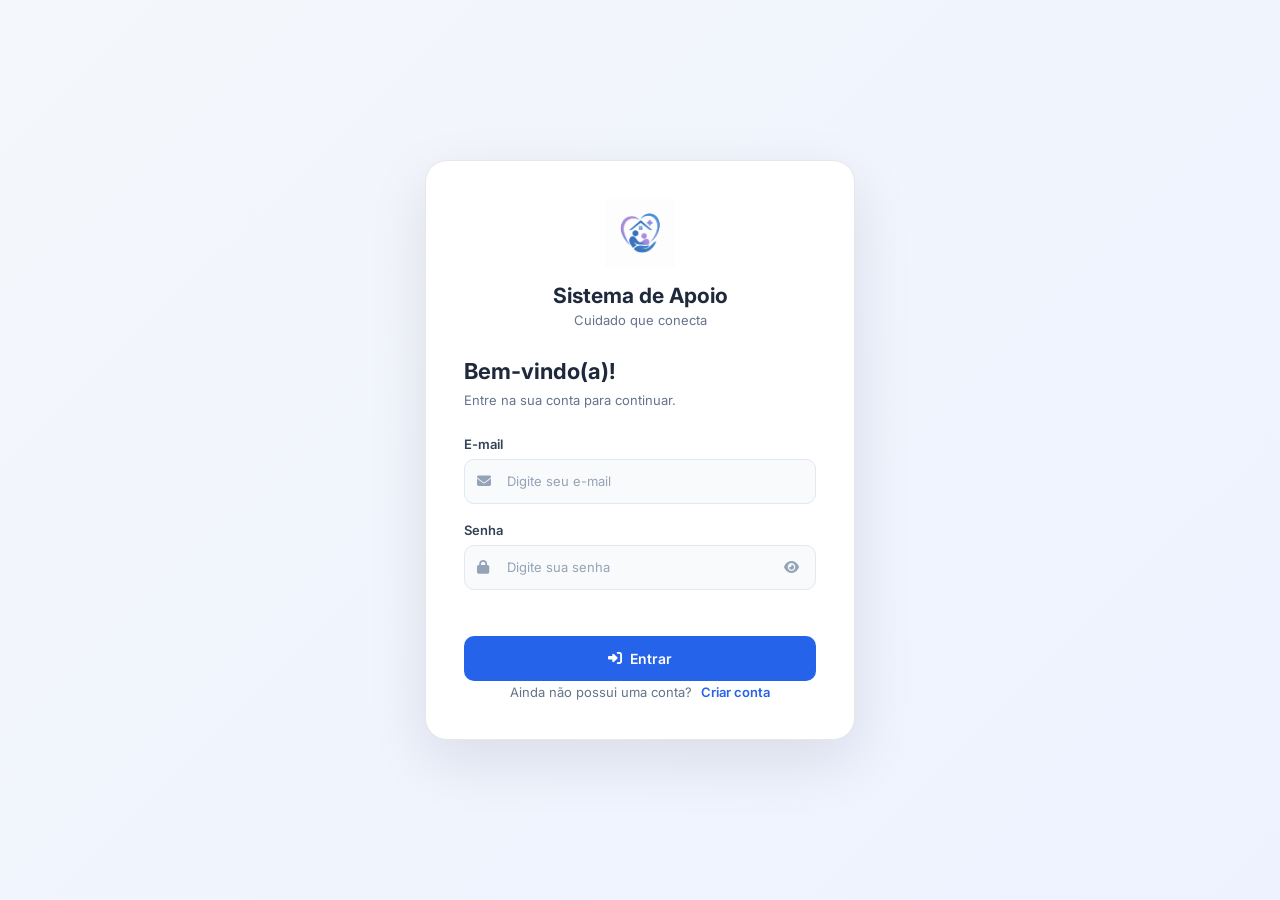
<file: index/index.html>
<!DOCTYPE html>
<html lang="pt-br">

<head>
    <meta charset="UTF-8">
    <title>Painel do Sistema</title>
    <link rel="stylesheet" href="../style.css">
    <link rel="preconnect" href="https://fonts.googleapis.com">
    <link rel="preconnect" href="https://fonts.gstatic.com" crossorigin>
    <link href="https://fonts.googleapis.com/css2?family=Inter:wght@300;400;500;600;700&display=swap" rel="stylesheet">
    <link rel="stylesheet" href="https://cdnjs.cloudflare.com/ajax/libs/font-awesome/6.5.1/css/all.min.css">
    <link rel="stylesheet" href="https://cloudflare.com">
</head>

<body>
    <!--***************************BARRA DE NAVEGAÇÃO NA LATERAL: INÍCIO***************************-->
    <div class="container">
        <aside class="sidebar">
            <div class="logo-container">
                <img class="logo" src="../img/logotipo.png">
                <div class="logo-text">
                    <h2>Sistema de Apoio</h2>
                    <span>Cuidado que conecta</span>
                </div>
            </div>
            <nav>
                <a href="index.html" class="active"><i class="fa-solid fa-house"></i>Dashboard</a>
                <a href="./paginas/usuario.html"><i class="fa-solid fa-users"></i>Usuários</a>
                <a href="./paginas/medicamentos.html"><i class="fa-solid fa-pills"></i>Medicamentos</a>
                <a href="./paginas/rotina.html"><i class="fa-solid fa-calendar-days"></i>Rotina</a>
                <a href="./paginas/ocorrencias.html"><i class="fa-solid fa-triangle-exclamation"></i>Ocorrências</a>
                <a href="./paginas/alertas.html"><i class="fa-solid fa-bell"></i>Alertas</a>
                <a href="./paginas/comunicacao.html"><i class="fa-solid fa-comment"></i>Comunicação</a>
            </nav>
        </aside>
        <!--***************************BARRA DE NAVEGAÇÃO NA LATERAL: FINAL***************************-->

        <!-- ***************************COLUNAS SUPERIOR NA HORIZONTAL: INÍCIO*************************** -->
        <main class="main-content">

            <header class="topbar">
                <div>
                    <h1>Bem-vindo(a)!❤️</h1>
                    <p>Aqui está um resumo geral do sistema.</p>
                </div>
                <div class="data-atual">
                    <i class="fa-regular fa-calendar"></i>
                    <span id="dataAtual"></span>
                </div>
            </header>

            <section class="stats">
                <a href="./paginas/usuario.html">
                    <div class="stat-card">
                        <div class="icon-box"><i class="fa-solid fa-users"></i></div>
                        <h2>0</h2>
                        <p>Usuários</p>
                    </div>
                </a>

                <a href="./paginas/medicamentos.html">
                    <div class="stat-card">
                        <div class="icon-box"><i class="fa-solid fa-pills"></i></div>
                        <h2>0</h2>
                        <p>Medicamentos</p>
                    </div>
                </a>

                <a href="./paginas/rotina.html">
                    <div class="stat-card">
                        <div class="icon-box"><i class="fa-solid fa-bookmark"></i></div>
                        <h2>0</h2>
                        <p>Atividades</p>
                    </div>
                </a>

                <a href="./paginas/alertas.html">
                    <div class="stat-card">
                        <div class="icon-box"><i class="fa-solid fa-bell"></i></div>
                        <h2>0</h2>
                        <p>Alertas</p>
                    </div>
                </a>
            </section>
            <!-- ***************************COLUNAS SUPERIOR NA HORIZONTAL: FINAL*************************** -->

            <!-- ***************************COLUNAS INFERIOR NA VERTICAL: INÍCIO*************************** -->
            <a href="./paginas/medicamentos.html">
                <section class="cards-grid">
                    <div class="feature-card">
                        <div class="icon-box">
                            <i class="fa-solid fa-pills"></i>
                        </div>
                        <h2>Medicamentos</h2>
                        <p>Gerencie seus medicamentos cadastrados, horários e informações importantes.</p>
                        <i class="fa-solid fa-pills bg-icon"></i>
                    </div>
            </a>

            <a href="./paginas/rotina.html">
                <div class="feature-card">
                    <div class="icon-box">
                        <i class="fa-solid fa-calendar-days"></i>
                    </div>
                    <h2>Rotinas</h2>
                    <p>Visualize e acompanhe todas as atividades e medicações diárias.</p>
                    <i class="fa-solid fa-calendar-days bg-icon"></i>
                </div>
            </a>

            <a href="./paginas/ocorrencias.html">
                <div class="feature-card">
                    <div class="icon-box">
                        <i class="fa-solid fa-triangle-exclamation"></i>
                    </div>
                    <h2>Ocorrências</h2>
                    <p>Acompanhe e gerencie as ocorrências registradas no sistema.</p>
                    <i class="fa-solid fa-triangle-exclamation bg-icon"></i>
                </div>
            </a>
            </section>
            <!-- ***************************COLUNAS INFERIOR NA VERTICAL: FINAL*************************** -->
        </main>
    </div>
    <script src="../script.js"></script>
    <script src="../protecao.js"></script>
</body>

</html>>
</file>
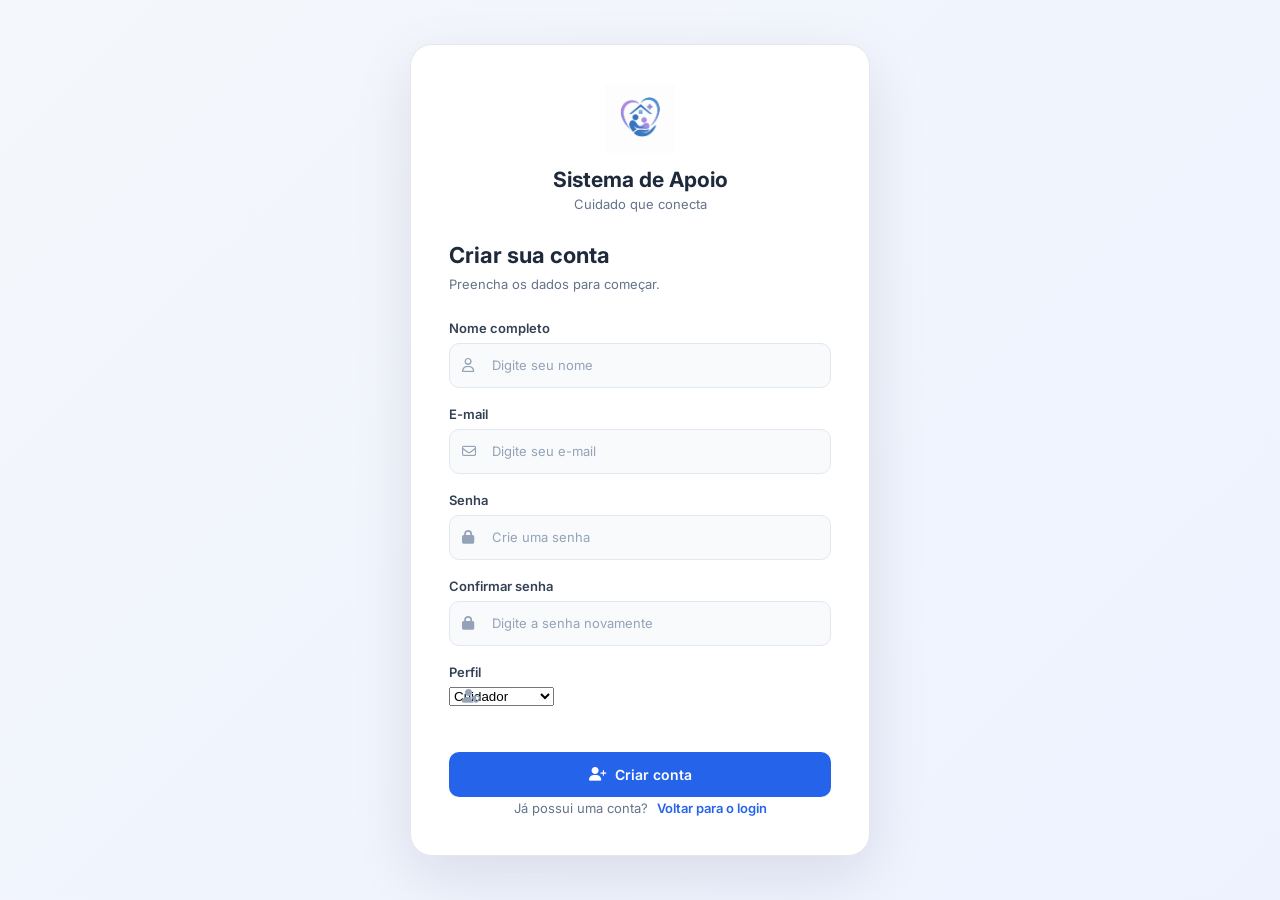
<file: cadastro.html>
<!DOCTYPE html>
<html lang="pt-br">

<head>

    <meta charset="UTF-8">
    <meta name="viewport" content="width=device-width, initial-scale=1.0">

    <title>Criar conta - Sistema de Apoio</title>

    <link rel="stylesheet" href="auth.css">

    <link rel="preconnect" href="https://fonts.googleapis.com">
    <link rel="preconnect" href="https://fonts.gstatic.com" crossorigin>

    <link href="https://fonts.googleapis.com/css2?family=Inter:wght@400;500;600;700&display=swap" rel="stylesheet">

    <link rel="stylesheet" href="https://cdnjs.cloudflare.com/ajax/libs/font-awesome/6.5.1/css/all.min.css">

</head>

<body>

    <main class="auth-container">

        <section class="auth-card cadastro-card">

            <div class="auth-logo">

                <img src="img/logotipo.png" alt="Sistema de Apoio">

                <h1>Sistema de Apoio</h1>

                <p>Cuidado que conecta</p>

            </div>

            <div class="auth-header">

                <h2>Criar sua conta</h2>

                <p>
                    Preencha os dados para começar.
                </p>

            </div>

            <form id="formCadastro">

                <div class="auth-field">

                    <label for="nome">
                        Nome completo
                    </label>

                    <div class="input-wrapper">

                        <i class="fa-regular fa-user"></i>

                        <input type="text" id="nome" placeholder="Digite seu nome" required>

                    </div>

                </div>

                <div class="auth-field">

                    <label for="emailCadastro">
                        E-mail
                    </label>

                    <div class="input-wrapper">

                        <i class="fa-regular fa-envelope"></i>

                        <input type="email" id="emailCadastro" placeholder="Digite seu e-mail" required>

                    </div>

                </div>

                <div class="auth-field">

                    <label for="senhaCadastro">
                        Senha
                    </label>

                    <div class="input-wrapper">

                        <i class="fa-solid fa-lock"></i>

                        <input type="password" id="senhaCadastro" placeholder="Crie uma senha" required>

                    </div>

                </div>

                <div class="auth-field">

                    <label for="confirmarSenha">
                        Confirmar senha
                    </label>

                    <div class="input-wrapper">

                        <i class="fa-solid fa-lock"></i>

                        <input type="password" id="confirmarSenha" placeholder="Digite a senha novamente" required>

                    </div>

                </div>

                <div class="auth-field">

                    <label for="perfilCadastro">Perfil</label>

                    <div class="input-wrapper">

                        <i class="fa-solid fa-user-shield"></i>

                        <select id="perfilCadastro" required>
                            <option value="cuidador">Cuidador</option>
                            <option value="familiar">Familiar</option>
                            <option value="administrador">Administrador</option>
                            <option value="paciente">Paciente</option>
                        </select>

                    </div>

                </div>

                <div id="mensagemCadastro" class="auth-mensagem">
                </div>

                <button type="submit" class="btn-auth">

                    <i class="fa-solid fa-user-plus"></i>

                    Criar conta

                </button>

            </form>

            <div class="auth-cadastro">

                <p>
                    Já possui uma conta?
                </p>

                <a href="login.html">
                    Voltar para o login
                </a>

            </div>

        </section>

    </main>

    <script src="auth.js"></script>

</body>

</html>
</file>
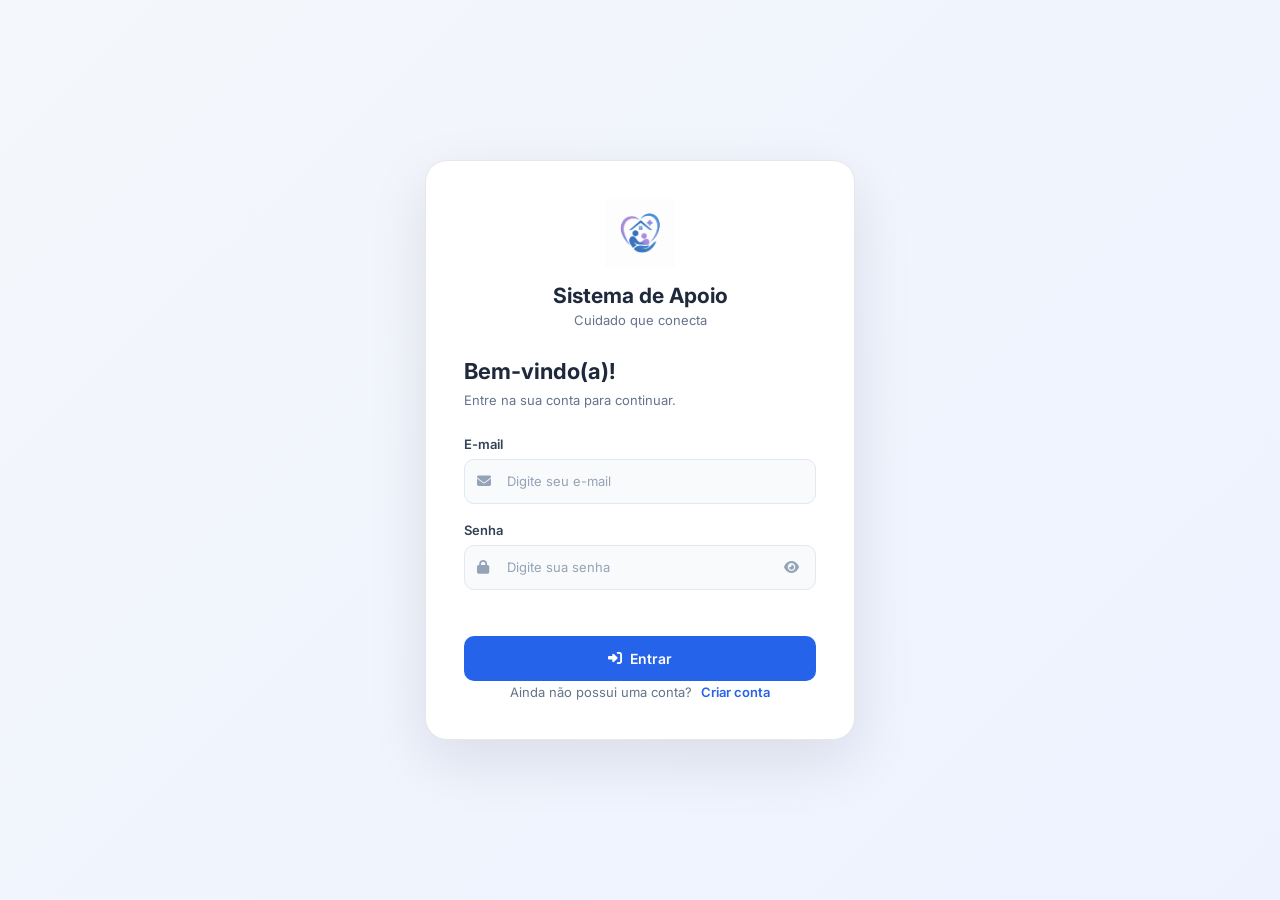
<file: login.html>
<!DOCTYPE html>
<html lang="pt-br">

<head>
    <meta charset="UTF-8">
    <meta name="viewport" content="width=device-width, initial-scale=1.0">

    <title>Acesso - Sistema de Apoio</title>

    <link rel="stylesheet" href="./auth.css">

    <link rel="preconnect" href="https://fonts.googleapis.com">
    <link rel="preconnect" href="https://fonts.gstatic.com" crossorigin>

    <link href="https://fonts.googleapis.com/css2?family=Inter:wght@400;500;600;700&display=swap" rel="stylesheet">

    <link rel="stylesheet" href="https://cdnjs.cloudflare.com/ajax/libs/font-awesome/6.5.1/css/all.min.css">
</head>

<body class="pagina-login">

    <main class="auth-container">

        <section class="auth-card">

            <!-- LOGO -->
            <div class="auth-logo">

                <img src="img/logotipo.png" alt="Sistema de Apoio">

                <h1>Sistema de Apoio</h1>

                <p>Cuidado que conecta</p>

            </div>


            <!-- CABEÇALHO -->
            <div class="auth-header">

                <h2>Bem-vindo(a)!</h2>

                <p>
                    Entre na sua conta para continuar.
                </p>

            </div>


            <!-- FORMULÁRIO -->
            <form id="formLogin">


                <!-- E-MAIL -->
                <div class="auth-field">

                    <label for="email">
                        E-mail
                    </label>

                    <div class="input-wrapper">

                        <i class="fa-solid fa-envelope"></i>

                        <input type="email" id="email" name="email" placeholder="Digite seu e-mail" autocomplete="email"
                            required>

                    </div>

                </div>


                <!-- SENHA -->
                <div class="auth-field">

                    <label for="senha">
                        Senha
                    </label>

                    <div class="input-wrapper">

                        <i class="fa-solid fa-lock"></i>

                        <input type="password" id="senha" name="senha" placeholder="Digite sua senha"
                            autocomplete="current-password" required>

                        <button type="button" class="mostrar-senha" id="mostrarSenha" aria-label="Mostrar senha">

                            <i class="fa-solid fa-eye"></i>

                        </button>

                    </div>

                </div>


                <!-- MENSAGEM -->
                <div id="mensagemLogin" class="auth-mensagem"></div>


                <!-- BOTÃO -->
                <button type="submit" class="btn-auth">

                    <i class="fa-solid fa-right-to-bracket"></i>

                    Entrar

                </button>

            </form>


            <!-- CADASTRO -->
            <div class="auth-cadastro">

                <p>
                    Ainda não possui uma conta?

                    <a href="#" id="linkCadastro">
                        Criar conta
                    </a>
                </p>

            </div>

        </section>

    </main>


    <script src="auth.js"></script>

</body>

</html>
</file>
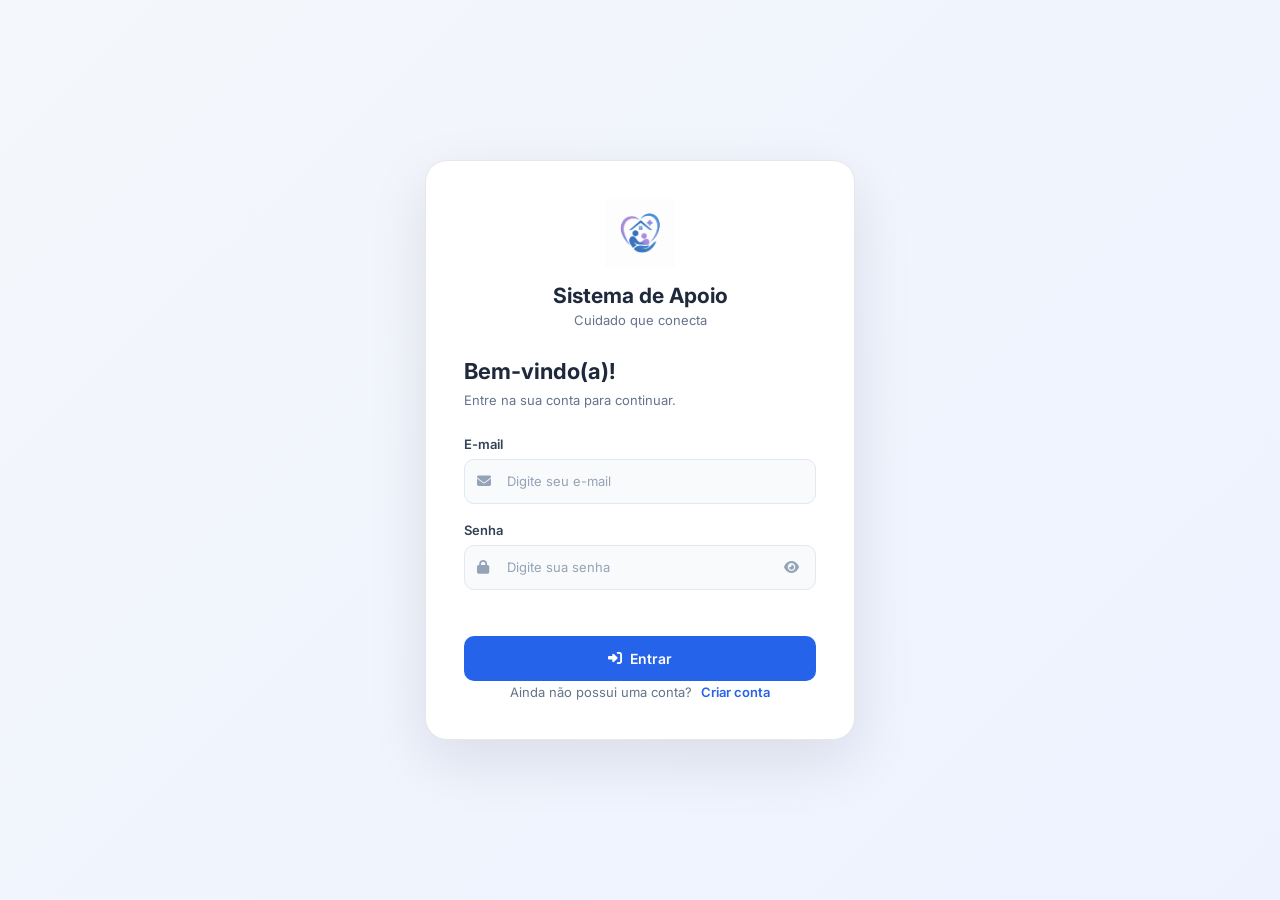
<file: index/paginas/alertas.html>
<!DOCTYPE html>
<html lang="pt-br">

<head>
    <meta charset="UTF-8">
    <title>Painel do Sistema</title>
    <link rel="stylesheet" href="../../style.css">
    <link rel="preconnect" href="https://fonts.googleapis.com">
    <link rel="preconnect" href="https://fonts.gstatic.com" crossorigin>
    <link href="https://fonts.googleapis.com/css2?family=Inter:wght@300;400;500;600;700&display=swap" rel="stylesheet">
    <link rel="stylesheet" href="https://cdnjs.cloudflare.com/ajax/libs/font-awesome/6.5.1/css/all.min.css">
    <link rel="stylesheet" href="https://cloudflare.com">
</head>

<body>
    <!--***************************BARRA DE NAVEGAÇÃO NA LATERAL: INÍCIO***************************-->
    <div class="container">
        <aside class="sidebar">
            <div class="logo-container">
                <img class="logo" src="../../img/logotipo.png">
                <div class="logo-text">
                    <h2>Sistema de Apoio</h2>
                    <span>Cuidado que conecta</span>
                </div>
            </div>
            <nav>
                <a href="../index.html"><i class="fa-solid fa-house"></i>Dashboard</a>
                <a href="../paginas/usuario.html"><i class="fa-solid fa-users"></i>Usuários</a>
                <a href="../paginas/medicamentos.html"><i class="fa-solid fa-pills"></i>Medicamentos</a>
                <a href="../paginas/rotina.html"><i class="fa-solid fa-calendar-days"></i>Rotina</a>
                <a href="../paginas/ocorrencias.html"><i class="fa-solid fa-triangle-exclamation"></i>Ocorrências</a>
                <a href="../paginas/alertas.html" class="active"><i class="fa-solid fa-bell"></i>Alertas</a>
                <a href="../paginas/comunicacao.html"><i class="fa-solid fa-comment"></i>Comunicação</a>
            </nav>
        </aside>
        <!--***************************BARRA DE NAVEGAÇÃO NA LATERAL: FINAL***************************-->

        <!-- ***************************COLUNAS SUPERIOR NA HORIZONTAL: INÍCIO*************************** -->
        <main class="main-content">

            <header class="topbar">
                <div>
                    <h1>Alertas</h1>
                    <p>Veja os avisos mais urgentes e as pendências do dia.</p>
                </div>
               <div class="data-atual">
                    <i class="fa-regular fa-calendar"></i>
                    <span id="dataAtual"></span>
                </div>
            </header>
            <section class="module-card">
                <div class="module-header">
                    <div class="module-title-wrap">
                        <div class="icon-box module-icon">
                            <i class="fa-solid fa-bell"></i>
                        </div>
                        <div>
                            <h3>Prioridades do dia</h3>
                            <p>Itens que necessitam atenção imediata</p>
                        </div>
                    </div>
                    <span class="pill warning" id="contadorAlertas">0 alertas</span>
                </div>

                <ul class="module-list" id="listaAlertas"></ul>
            </section>


        </main>
    </div>
    <script src="../../script.js"></script>
    <script src="../../protecao.js"></script>
</body>

</html>
</file>
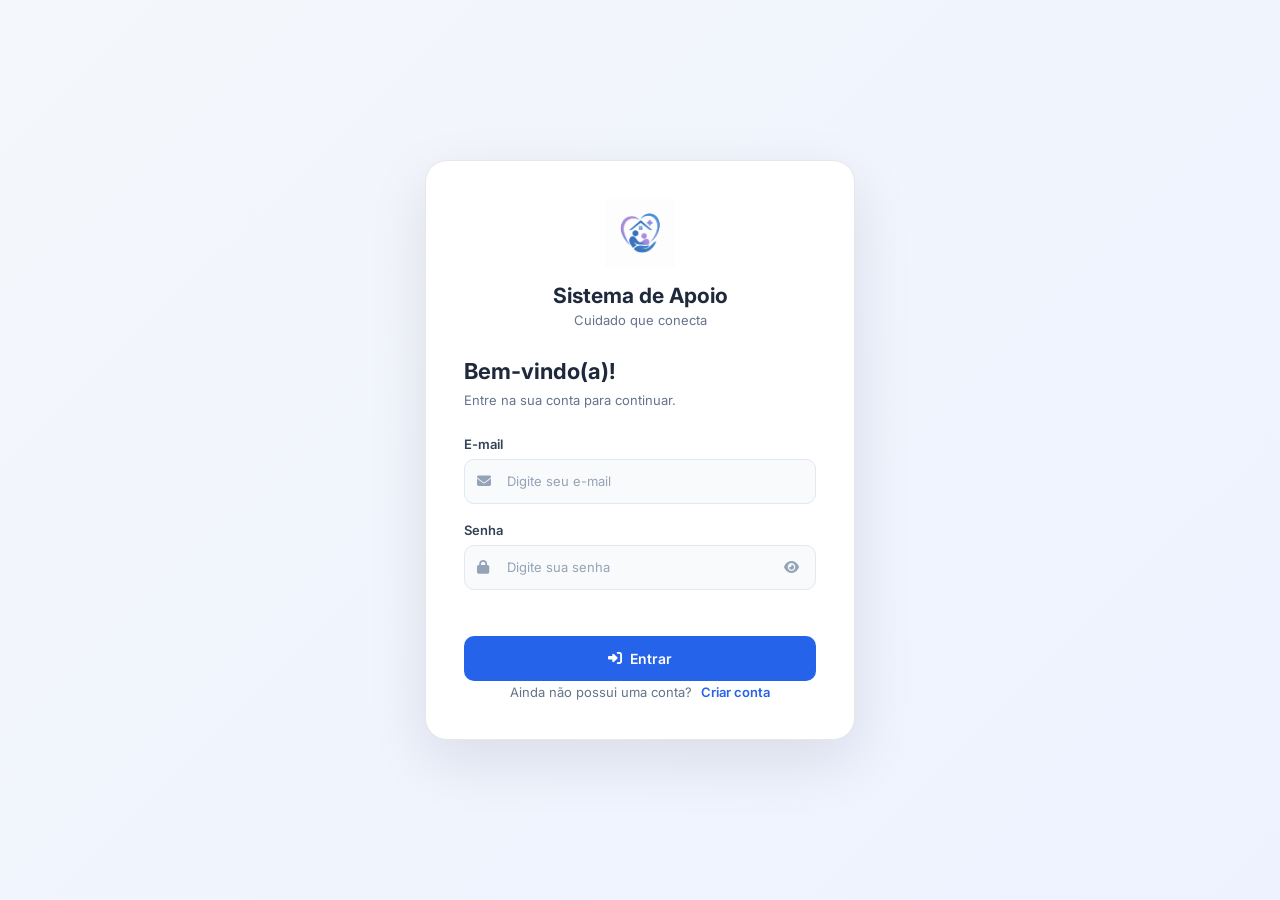
<file: index/paginas/atividades.html>
<!DOCTYPE html>
<html lang="pt-br">

<head>
    <meta charset="UTF-8">
    <title>Painel do Sistema</title>
    <link rel="stylesheet" href="../../style.css">
    <link rel="preconnect" href="https://fonts.googleapis.com">
    <link rel="preconnect" href="https://fonts.gstatic.com" crossorigin>
    <link href="https://fonts.googleapis.com/css2?family=Inter:wght@300;400;500;600;700&display=swap" rel="stylesheet">
    <link rel="stylesheet" href="https://cdnjs.cloudflare.com/ajax/libs/font-awesome/6.5.1/css/all.min.css">
    <link rel="stylesheet" href="https://cloudflare.com">
</head>

<body>
    <!--***************************BARRA DE NAVEGAÇÃO NA LATERAL: INÍCIO***************************-->
    <div class="container">
        <aside class="sidebar">
            <div class="logo-container">
                <img class="logo" src="../../img/logotipo.png">
                <div class="logo-text">
                    <h2>Sistema de Apoio</h2>
                    <span>Cuidado que conecta</span>
                </div>
            </div>
            <nav>
                <a href="../index.html" class="active"><i class="fa-solid fa-house"></i>Dashboard</a>
                <a href="../paginas/usuario.html"><i class="fa-solid fa-users"></i>Usuários</a>
                <a href="../paginas/medicamentos.html"><i class="fa-solid fa-pills"></i>Medicamentos</a>
                <a href="../paginas/rotina.html"><i class="fa-solid fa-calendar-days"></i>Rotina</a>
                <a href="../paginas/ocorrencias.html"><i class="fa-solid fa-triangle-exclamation"></i>Ocorrências</a>
                <a href="../paginas/alertas.html"><i class="fa-solid fa-bell"></i>Alertas</a>
                <a href="../paginas/comunicacao.html"><i class="fa-solid fa-comment"></i>Comunicação</a>
            </nav>
        </aside>
        <!--***************************BARRA DE NAVEGAÇÃO NA LATERAL: FINAL***************************-->

        <!-- ***************************COLUNAS SUPERIOR NA HORIZONTAL: INÍCIO*************************** -->
        <main class="main-content">

            <header class="topbar">
                <div>
                    <h1>Bem-vindo(a)!❤️</h1>
                    <p>Aqui está um resumo geral do sistema.</p>
                </div>
                <div class="date-box">
                    25 de Maio, de 2026
                </div>
            </header>

            <section class="stats">
                <a href="./usuario.html">
                    <div class="stat-card">
                        <div class="icon-box"><i class="fa-solid fa-users"></i></div>
                        <h2>0</h2>
                        <p>Usuários</p>
                    </div>
                </a>

                <a href="./medicamentos.html">
                    <div class="stat-card">
                        <div class="icon-box"><i class="fa-solid fa-pills"></i></div>
                        <h2>0</h2>
                        <p>Medicamentos</p>
                    </div>
                </a>

                <a href="./rotina.html">
                    <div class="stat-card">
                        <div class="icon-box"><i class="fa-solid fa-bookmark"></i></div>
                        <h2>0</h2>
                        <p>Atividades</p>
                    </div>
                </a>

                <a href="./alertas.html">
                    <div class="stat-card">
                        <div class="icon-box"><i class="fa-solid fa-bell"></i></div>
                        <h2>0</h2>
                        <p>Alertas</p>
                    </div>
                </a>
            </section>
            <!-- ***************************COLUNAS SUPERIOR NA HORIZONTAL: FINAL*************************** -->

            <!-- ***************************COLUNAS INFERIOR NA VERTICAL: INÍCIO*************************** -->
            <a href="./medicamentos.html">
                <section class="cards-grid">
                    <div class="feature-card">
                        <div class="icon-box">
                            <i class="fa-solid fa-pills"></i>
                        </div>
                        <h2>Medicamentos</h2>
                        <p>Gerencie seus medicamentos cadastrados, horários e informações importantes.</p>
                        <i class="fa-solid fa-pills bg-icon"></i>
                    </div>
            </a>

            <a href="./rotina.html">
                <div class="feature-card">
                    <div class="icon-box">
                        <i class="fa-solid fa-calendar-days"></i>
                    </div>
                    <h2>Rotinas</h2>
                    <p>Visualize e acompanhe todas as atividades e medicações diárias.</p>
                    <i class="fa-solid fa-calendar-days bg-icon"></i>
                </div>
            </a>

            <a href="./ocorrencias.html">
                <div class="feature-card">
                    <div class="icon-box">
                        <i class="fa-solid fa-triangle-exclamation"></i>
                    </div>
                    <h2>Ocorrências</h2>
                    <p>Acompanhe e gerencie as ocorrências registradas no sistema.</p>
                    <i class="fa-solid fa-triangle-exclamation bg-icon"></i>
                </div>
            </a>
            </section>
            <!-- ***************************COLUNAS INFERIOR NA VERTICAL: FINAL*************************** -->
        </main>
    </div>
    <script src="../../script.js"></script>
    <script src="../../protecao.js"></script>
</body>

</html>
</file>
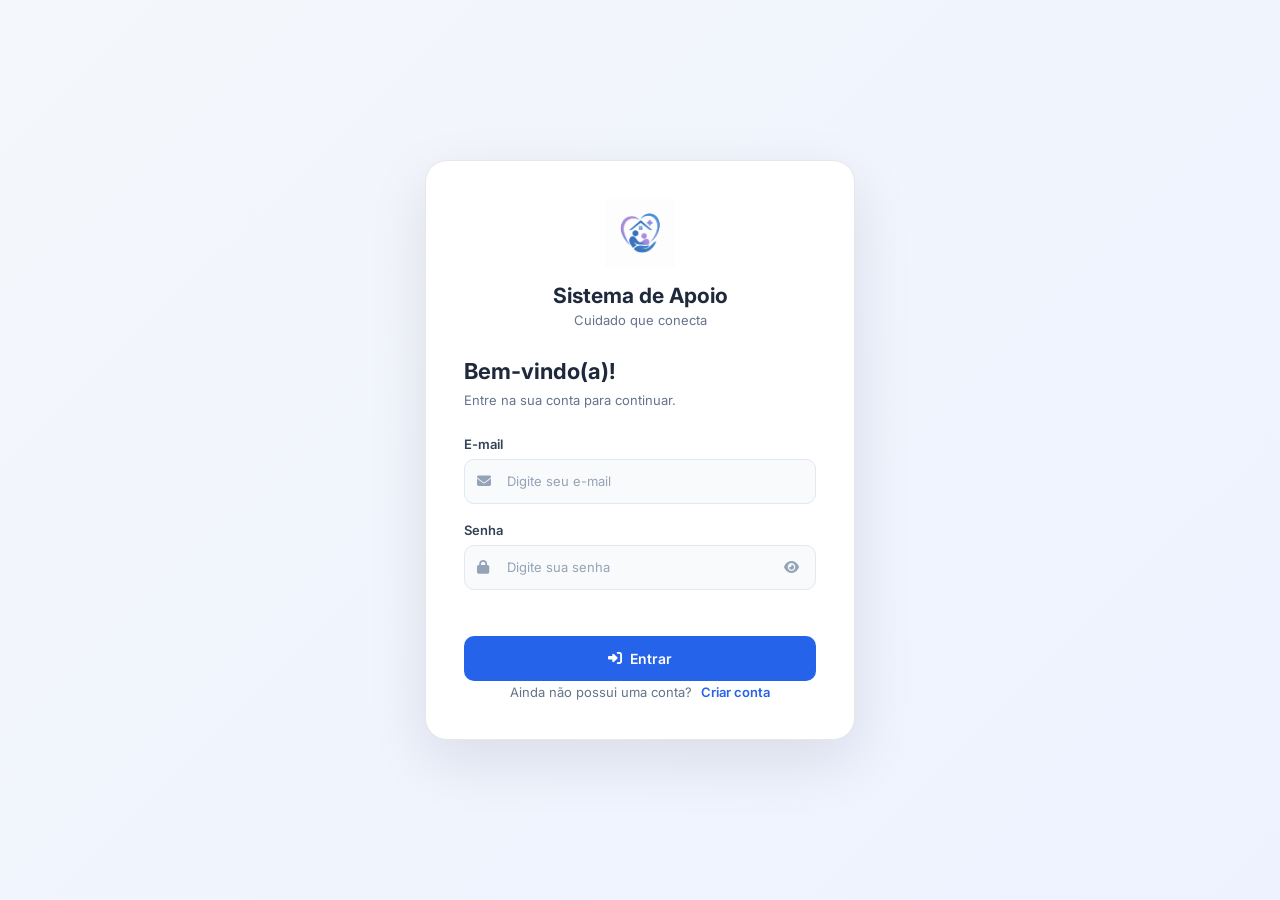
<file: index/paginas/comunicacao.html>
<!DOCTYPE html>
<html lang="pt-br">

<head>
    <meta charset="UTF-8">
    <title>Painel do Sistema</title>
    <link rel="stylesheet" href="../../style.css">
    <link rel="preconnect" href="https://fonts.googleapis.com">
    <link rel="preconnect" href="https://fonts.gstatic.com" crossorigin>
    <link href="https://fonts.googleapis.com/css2?family=Inter:wght@300;400;500;600;700&display=swap" rel="stylesheet">
    <link rel="stylesheet" href="https://cdnjs.cloudflare.com/ajax/libs/font-awesome/6.5.1/css/all.min.css">
    <link rel="stylesheet" href="https://cloudflare.com">
</head>

<body>
    <!--***************************BARRA DE NAVEGAÇÃO NA LATERAL: INÍCIO***************************-->
    <div class="container">
        <aside class="sidebar">
            <div class="logo-container">
                <img class="logo" src="../../img/logotipo.png">
                <div class="logo-text">
                    <h2>Sistema de Apoio</h2>
                    <span>Cuidado que conecta</span>
                </div>
            </div>
            <nav>
                <a href="../index.html"><i class="fa-solid fa-house"></i>Dashboard</a>
                <a href="../paginas/usuario.html"><i class="fa-solid fa-users"></i>Usuários</a>
                <a href="../paginas/medicamentos.html"><i class="fa-solid fa-pills"></i>Medicamentos</a>
                <a href="../paginas/rotina.html"><i class="fa-solid fa-calendar-days"></i>Rotina</a>
                <a href="../paginas/ocorrencias.html"><i class="fa-solid fa-triangle-exclamation"></i>Ocorrências</a>
                <a href="../paginas/alertas.html"><i class="fa-solid fa-bell"></i>Alertas</a>
                <a href="../paginas/comunicacao.html" class="active"><i class="fa-solid fa-comment"></i>Comunicação</a>
            </nav>
        </aside>
        <!--***************************BARRA DE NAVEGAÇÃO NA LATERAL: FINAL***************************-->

        <!-- ***************************COLUNAS SUPERIOR NA HORIZONTAL: INÍCIO*************************** -->
        <main class="main-content">

            <header class="topbar">
                <div>
                    <h1>Comunicação</h1>
                    <p>Centralize mensagens, avisos e atualizações rápidas.</p>
                </div>
                <div class="data-atual">
                    <i class="fa-regular fa-calendar"></i>
                    <span id="dataAtual"></span>
                </div>
            </header>

            <section class="module-card">
                <div class="module-header">
                    <div class="module-title-wrap">
                        <div class="icon-box module-icon">
                            <i class="fa-solid fa-comment"></i>
                        </div>
                        <div>
                            <h3>Mensagens recentes</h3>
                            <p>Atualizações compartilhadas com a equipe</p>
                        </div>
                    </div>
                    <span class="pill info" id="contadorMensagens">0 novas</span>
                </div>

                <ul class="module-list" id="listaMensagens"></ul>

                <div class="module-actions">
                    <button class="module-btn primary" id="abrirModalMensagem" type="button"><i class="fa-solid fa-plus"></i> Nova mensagem</button>
                    <button class="module-btn" id="marcarMensagensLidas" type="button"><i class="fa-solid fa-check-double"></i> Ler todas</button>
                </div>
            </section>
        </main>
    </div>
    <div class="modal-overlay" id="modalMensagem">
        <div class="modal-medicamento">
            <div class="modal-header">
                <div>
                    <h2><i class="fa-solid fa-comment"></i> Nova mensagem</h2>
                    <p>Compartilhe uma atualização sobre o idoso em tempo real.</p>
                </div>
                <button class="modal-fechar" id="fecharModalMensagem" type="button"><i class="fa-solid fa-xmark"></i></button>
            </div>
            <form id="formMensagem">
                <div class="form-group">
                    <label for="destinatarioMensagem">Enviar para</label>
                    <select id="destinatarioMensagem" required>
                        <option value="familiar">Familiares</option>
                        <option value="cuidador">Cuidador</option>
                    </select>
                </div>
                <div class="form-group">
                    <label for="textoMensagem">Mensagem</label>
                    <textarea id="textoMensagem" placeholder="Ex.: O idoso realizou a refeição e está descansando." required></textarea>
                </div>
                <div class="modal-acoes">
                    <button type="button" class="btn-cancelar" id="cancelarMensagem">Cancelar</button>
                    <button type="submit" class="btn-salvar"><i class="fa-solid fa-paper-plane"></i> Enviar mensagem</button>
                </div>
            </form>
        </div>
    </div>
    <script src="../../script.js"></script>
    <script src="../../protecao.js"></script>
</body>

</html>
</file>
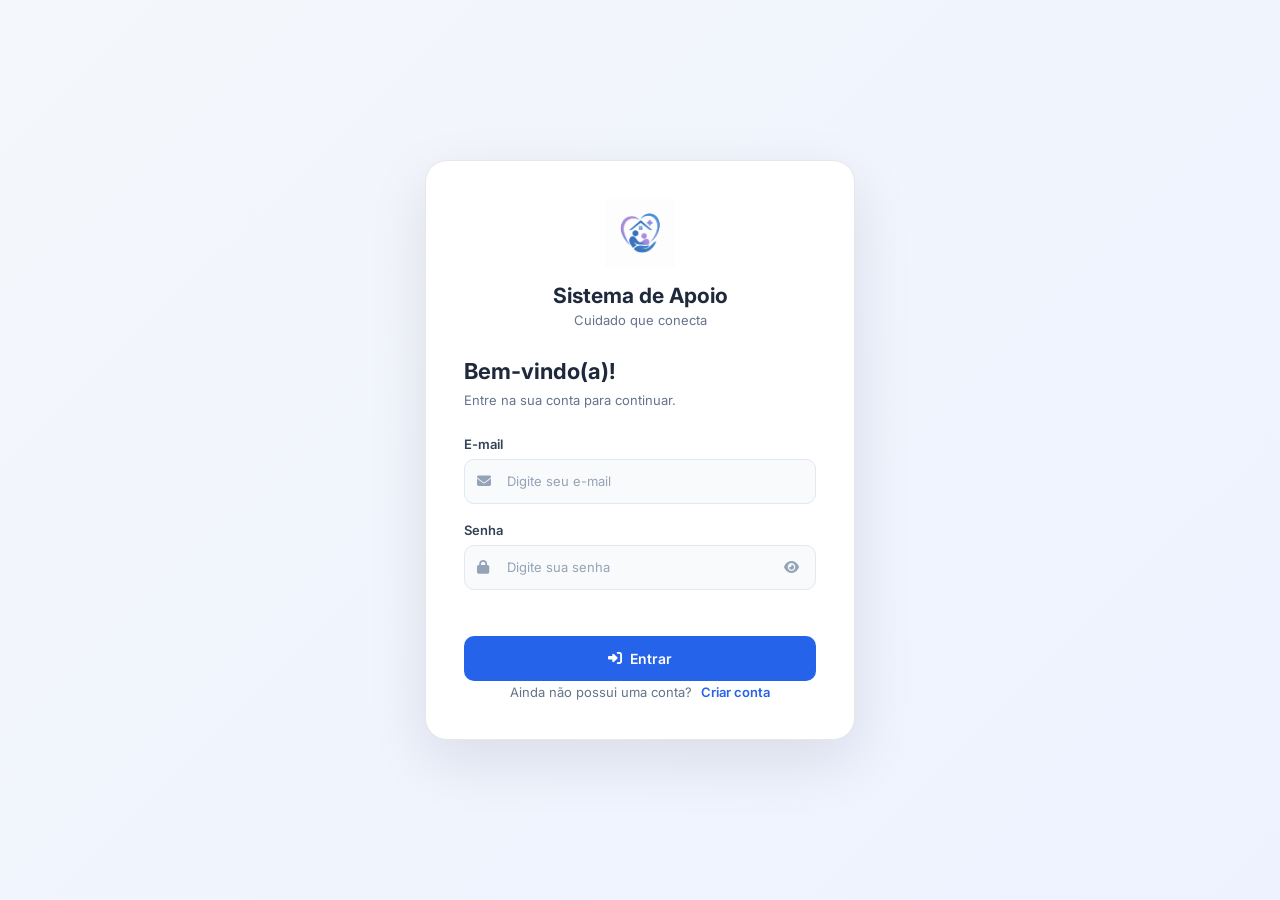
<file: index/paginas/medicamentos.html>
<!DOCTYPE html>
<html lang="pt-br">

<head>
    <meta charset="UTF-8">
    <title>Painel do Sistema</title>
    <link rel="stylesheet" href="../../style.css">
    <link rel="preconnect" href="https://fonts.googleapis.com">
    <link rel="preconnect" href="https://fonts.gstatic.com" crossorigin>
    <link href="https://fonts.googleapis.com/css2?family=Inter:wght@300;400;500;600;700&display=swap" rel="stylesheet">
    <link rel="stylesheet" href="https://cdnjs.cloudflare.com/ajax/libs/font-awesome/6.5.1/css/all.min.css">
    <link rel="stylesheet" href="https://cloudflare.com">
</head>

<body>
    <!--***************************BARRA DE NAVEGAÇÃO NA LATERAL: INÍCIO***************************-->
    <div class="container">
        <aside class="sidebar">
            <div class="logo-container">
                <img class="logo" src="../../img/logotipo.png">
                <div class="logo-text">
                    <h2>Sistema de Apoio</h2>
                    <span>Cuidado que conecta</span>
                </div>
            </div>
            <nav>
                <a href="../index.html"><i class="fa-solid fa-house"></i>Dashboard</a>
                <a href="../paginas/usuario.html"><i class="fa-solid fa-users"></i>Usuários</a>
                <a href="../paginas/medicamentos.html" class="active"><i class="fa-solid fa-pills"></i>Medicamentos</a>
                <a href="../paginas/rotina.html"><i class="fa-solid fa-calendar-days"></i>Rotina</a>
                <a href="../paginas/ocorrencias.html"><i class="fa-solid fa-triangle-exclamation"></i>Ocorrências</a>
                <a href="../paginas/alertas.html"><i class="fa-solid fa-bell"></i>Alertas</a>
                <a href="../paginas/comunicacao.html"><i class="fa-solid fa-comment"></i>Comunicação</a>
            </nav>
        </aside>
        <!--***************************BARRA DE NAVEGAÇÃO NA LATERAL: FINAL***************************-->

        <!-- ***************************COLUNAS SUPERIOR NA HORIZONTAL: INÍCIO*************************** -->
        <main class="main-content">

            <header class="topbar">

                <div>
                    <h1>Medicamentos</h1>
                    <p>Aqui estão todas as suas medicações.</p>
                </div>

                <div class="topbar-right">

                    <div class="data-atual">
                        <i class="fa-regular fa-calendar"></i>
                        <span id="dataAtual"></span>
                    </div>

                    <button class="btn-novo">
                        <i class="fa-solid fa-plus"></i>
                        Novo medicamento
                    </button>

                </div>

            </header>
            <section class="stats">

                <a href="./medicamentos.html">
                    <div class="stat-card">
                        <div class="icon-box"><i class="fa-solid fa-pills"></i></div>
                        <h2>0</h2>
                        <p>Medicamentos</p>
                    </div>
                </a>

                <a href="../index.html">
                    <div class="stat-card">
                        <div class="icon-box"><i class="fa-solid fa-users"></i></div>
                        <h2>0</h2>
                        <p>Hoje</p>
                    </div>
                </a>

                <a href="./alertas.html">
                    <div class="stat-card">
                        <div class="icon-box"><i class="fa-solid fa-bell"></i></div>
                        <h2>0</h2>
                        <p>Alertas</p>
                    </div>
                </a>

                <a href="./rotina.html">
                    <div class="stat-card">
                        <div class="icon-box"><i class="fa-solid fa-bookmark"></i></div>
                        <h2>0</h2>
                        <p>Atividades</p>
                    </div>
                </a>


            </section>
            <!-- *************************** ÁREA DOS MEDICAMENTOS: INÍCIO *************************** -->

            <section class="medicamentos-area">

                <!-- LISTA DE MEDICAMENTOS -->
                <div class="medicamentos-lista">

                    <div class="section-header">

                        <h2>
                            <i class="fa-solid fa-pills"></i>
                            Seus medicamentos
                        </h2>

                        <span id="contadorMedicamentos">
                            0 medicamentos cadastrados
                        </span>

                    </div>


                    <div id="listaMedicamentos">

                        <!-- OS MEDICAMENTOS VÃO APARECER AQUI -->

                    </div>


                    <button class="historico-btn">

                        <i class="fa-solid fa-clock-rotate-left"></i>

                        Ver histórico de medicamentos

                    </button>

                </div>


                <!-- LATERAL -->
                <aside class="medicamentos-lateral">


                    <!-- COMO FUNCIONA -->
                    <div class="info-card">

                        <h2>
                            <i class="fa-solid fa-circle-info"></i>
                            Como funciona?
                        </h2>


                        <div class="info-item">

                            <i class="fa-solid fa-plus"></i>

                            <p>
                                Cadastre seus medicamentos
                                através do botão
                                <strong>+ Novo medicamento</strong>.
                            </p>

                        </div>


                        <div class="info-item">

                            <i class="fa-regular fa-clock"></i>

                            <p>
                                Informe os horários e a
                                frequência de cada medicamento.
                            </p>

                        </div>


                        <div class="info-item">

                            <i class="fa-solid fa-bell"></i>

                            <p>
                                Receba lembretes para não
                                esquecer suas doses.
                            </p>

                        </div>


                        <div class="info-item">

                            <i class="fa-solid fa-pen"></i>

                            <p>
                                Você poderá editar ou remover
                                seus medicamentos quando necessário.
                            </p>

                        </div>

                    </div>


                    <!-- ATENÇÃO -->
                    <div class="atencao-card">

                        <h2>
                            <i class="fa-solid fa-triangle-exclamation"></i>
                            Atenção
                        </h2>

                        <p>
                            Cadastre os medicamentos de acordo
                            com a orientação do seu profissional
                            de saúde.
                        </p>

                        <p>
                            Em caso de dúvidas, procure
                            orientação profissional.
                        </p>

                    </div>

                </aside>

            </section>

            <!-- *************************** ÁREA DOS MEDICAMENTOS: FINAL *************************** -->

            <!-- *************************** ÁREA PRINCIPAL: INÍCIO *************************** -->

            <section class="medicamentos-area">

                <!-- LISTA DE MEDICAMENTOS -->
                <div class="medicamentos-lista">

                    <div class="section-title">
                        <h2>
                            <i class="fa-solid fa-list"></i>
                            Seus medicamentos
                        </h2>
                    </div>
                    <button class="historico-btn">
                        <i class="fa-regular fa-calendar"></i>
                        Ver histórico de medicamentos
                    </button>

                </div>


                <!-- LATERAL DIREITA -->
                <aside class="medicamentos-lateral">

                    <div class="info-card">

                        <h2>
                            <i class="fa-solid fa-circle-info"></i>
                            Como funciona?
                        </h2>

                        <div class="info-item">

                            <div class="info-icon">
                                <i class="fa-solid fa-pills"></i>
                            </div>

                            <p>
                                Os medicamentos prescritos
                                serão exibidos aqui.
                            </p>

                        </div>


                        <div class="info-item">

                            <div class="info-icon">
                                <i class="fa-regular fa-clock"></i>
                            </div>

                            <p>
                                Você poderá visualizar doses,
                                horários e orientações.
                            </p>

                        </div>


                        <div class="info-item">

                            <div class="info-icon">
                                <i class="fa-solid fa-bell"></i>
                            </div>

                            <p>
                                Receba alertas e lembretes
                                para não esquecer suas doses.
                            </p>

                        </div>


                        <div class="info-item">

                            <div class="info-icon">
                                <i class="fa-solid fa-shield-halved"></i>
                            </div>

                            <p>
                                Acompanhe seu histórico
                                de medicações.
                            </p>

                        </div>

                    </div>


                    <!-- AVISO -->
                    <div class="atencao-card">

                        <h2>
                            <i class="fa-solid fa-triangle-exclamation"></i>
                            Atenção
                        </h2>

                        <p>
                            Este sistema não substitui as
                            orientações médicas.
                        </p>

                        <p>
                            Em caso de dúvidas, consulte
                            seu profissional de saúde.
                        </p>

                        <i class="fa-solid fa-pills atencao-icon"></i>

                    </div>

                </aside>

            </section>

            <!-- *************************** ÁREA PRINCIPAL: FINAL *************************** -->


            <!-- *************************** MODAL NOVO MEDICAMENTO: INÍCIO *************************** -->

            <div class="modal-overlay" id="modalMedicamento">

                <div class="modal-medicamento">

                    <div class="modal-header">

                        <div>

                            <h2>
                                <i class="fa-solid fa-pills"></i>
                                Novo medicamento
                            </h2>

                            <p>
                                Cadastre uma nova medicação para acompanhar sua rotina.
                            </p>

                        </div>

                        <button class="modal-fechar" id="fecharModal">
                            <i class="fa-solid fa-xmark"></i>
                        </button>

                    </div>


                    <form id="formMedicamento">

                        <div class="form-group">

                            <label for="nomeMedicamento">
                                Nome do medicamento
                            </label>

                            <input type="text" id="nomeMedicamento" placeholder="Ex: Losartana" required>

                        </div>


                        <div class="form-row">

                            <div class="form-group">

                                <label for="dosagem">
                                    Dosagem
                                </label>

                                <input type="text" id="dosagem" placeholder="Ex: 50 mg" required>

                            </div>


                            <div class="form-group">

                                <label for="formaMedicamento">
                                    Forma
                                </label>

                                <select id="formaMedicamento" required>

                                    <option value="">
                                        Selecione
                                    </option>

                                    <option value="comprimido">
                                        Comprimido
                                    </option>

                                    <option value="capsula">
                                        Cápsula
                                    </option>

                                    <option value="gotas">
                                        Gotas
                                    </option>

                                    <option value="xarope">
                                        Xarope
                                    </option>

                                    <option value="pomada">
                                        Pomada
                                    </option>

                                    <option value="outro">
                                        Outro
                                    </option>

                                </select>

                            </div>

                        </div>


                        <div class="form-row">

                            <div class="form-group">

                                <label for="quantidade">
                                    Quantidade por dose
                                </label>

                                <input type="number" id="quantidade" min="1" placeholder="Ex: 1" required>

                            </div>


                            <div class="form-group">

                                <label for="frequencia">
                                    Frequência
                                </label>

                                <select id="frequencia" required>

                                    <option value="">
                                        Selecione
                                    </option>

                                    <option value="1">
                                        1 vez ao dia
                                    </option>

                                    <option value="2">
                                        2 vezes ao dia
                                    </option>

                                    <option value="3">
                                        3 vezes ao dia
                                    </option>

                                    <option value="4">
                                        4 vezes ao dia
                                    </option>

                                    <option value="6h">
                                        A cada 6 horas
                                    </option>

                                    <option value="8h">
                                        A cada 8 horas
                                    </option>

                                    <option value="12h">
                                        A cada 12 horas
                                    </option>

                                </select>

                            </div>

                        </div>


                        <div class="form-group">

                            <label for="horario">
                                Horário da próxima dose
                            </label>

                            <input type="time" id="horario" required>

                        </div>


                        <div class="form-row">

                            <div class="form-group">

                                <label for="dataInicio">
                                    Data de início
                                </label>

                                <input type="date" id="dataInicio" required>

                            </div>


                            <div class="form-group">

                                <label for="dataFim">
                                    Data de término
                                </label>

                                <input type="date" id="dataFim">

                                <small>
                                    Deixe em branco se não houver data definida.
                                </small>

                            </div>

                        </div>


                        <div class="form-group">

                            <label for="observacoes">
                                Observações
                            </label>

                            <textarea id="observacoes" rows="3" placeholder="Ex: Tomar após o almoço."></textarea>

                        </div>


                        <div class="modal-acoes">

                            <button type="button" class="btn-cancelar" id="cancelarMedicamento">
                                Cancelar
                            </button>

                            <button type="submit" class="btn-salvar">
                                <i class="fa-solid fa-check"></i>
                                Salvar medicamento
                            </button>

                        </div>

                    </form>

                </div>

            </div>

            <!-- *************************** MODAL NOVO MEDICAMENTO: FINAL *************************** -->


            <!-- ***************************COLUNAS SUPERIOR NA HORIZONTAL: FINAL*************************** -->

    </div>
    <div id="modalDetalhes" class="modal">

        <div class="modal-conteudo">

            <button id="fecharDetalhes" class="fechar-modal">
                <i class="fa-solid fa-xmark"></i>
            </button>

            <h2>Detalhes do medicamento</h2>

            <div class="detalhes-medicamento">

                <p>
                    <strong>Nome:</strong>
                    <span id="detalheNome"></span>
                </p>

                <p>
                    <strong>Dosagem:</strong>
                    <span id="detalheDosagem"></span>
                </p>

                <p>
                    <strong>Quantidade:</strong>
                    <span id="detalheQuantidade"></span>
                </p>

                <p>
                    <strong>Forma:</strong>
                    <span id="detalheForma"></span>
                </p>

                <p>
                    <strong>Frequência:</strong>
                    <span id="detalheFrequencia"></span>
                </p>

                <p>
                    <strong>Horário:</strong>
                    <span id="detalheHorario"></span>
                </p>

            </div>

        </div>

    </div>
    <div id="modalEditar" class="modal">

        <div class="modal-conteudo">

            <button id="fecharEditar" class="fechar-modal">
                <i class="fa-solid fa-xmark"></i>
            </button>

            <h2>Editar dosagem</h2>

            <div class="campo-editar">

                <label for="novaDosagem">Dosagem</label>

                <input type="text" id="novaDosagem" placeholder="Ex: 500mg">

            </div>

            <div class="acoes-editar">

                <button id="cancelarEditar" class="btn-cancelar">
                    Cancelar
                </button>

                <button id="salvarEdicao" class="btn-salvar">
                    Salvar
                </button>

            </div>

        </div>
    </div>

    </div>

</body>

<!-- *************************** ÁREA PRINCIPAL: FINAL *************************** -->

<!-- ***************************COLUNAS SUPERIOR NA HORIZONTAL: FINAL*************************** -->

</div>
<script src="../../script.js"></script>
<script src="../../protecao.js"></script>
</body>

</html>
</file>
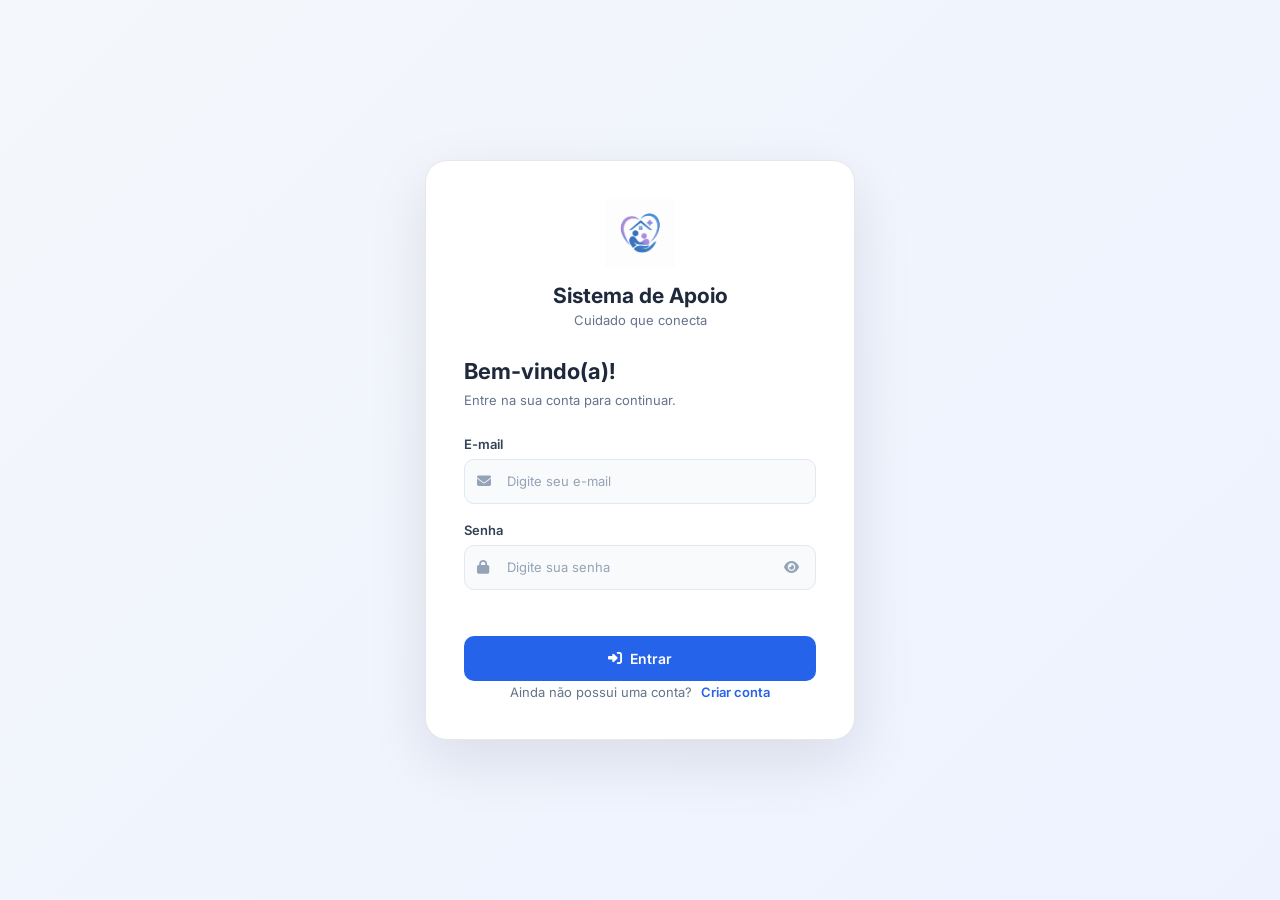
<file: index/paginas/ocorrencias.html>
<!DOCTYPE html>
<html lang="pt-br">

<head>
    <meta charset="UTF-8">
    <title>Painel do Sistema</title>
    <link rel="stylesheet" href="../../style.css">
    <link rel="preconnect" href="https://fonts.googleapis.com">
    <link rel="preconnect" href="https://fonts.gstatic.com" crossorigin>
    <link href="https://fonts.googleapis.com/css2?family=Inter:wght@300;400;500;600;700&display=swap" rel="stylesheet">
    <link rel="stylesheet" href="https://cdnjs.cloudflare.com/ajax/libs/font-awesome/6.5.1/css/all.min.css">
    <link rel="stylesheet" href="https://cloudflare.com">
</head>

<body>
    <!--***************************BARRA DE NAVEGAÇÃO NA LATERAL: INÍCIO***************************-->
    <div class="container">
        <aside class="sidebar">
            <div class="logo-container">
                <img class="logo" src="../../img/logotipo.png">
                <div class="logo-text">
                    <h2>Sistema de Apoio</h2>
                    <span>Cuidado que conecta</span>
                </div>
            </div>
            <nav>
                <a href="../index.html"><i class="fa-solid fa-house"></i>Dashboard</a>
                <a href="../paginas/usuario.html"><i class="fa-solid fa-users"></i>Usuários</a>
                <a href="../paginas/medicamentos.html"><i class="fa-solid fa-pills"></i>Medicamentos</a>
                <a href="../paginas/rotina.html"><i class="fa-solid fa-calendar-days"></i>Rotina</a>
                <a href="../paginas/ocorrencias.html" class="active"><i class="fa-solid fa-triangle-exclamation"></i>Ocorrências</a>
                <a href="../paginas/alertas.html"><i class="fa-solid fa-bell"></i>Alertas</a>
                <a href="../paginas/comunicacao.html"><i class="fa-solid fa-comment"></i>Comunicação</a>
            </nav>
        </aside>
        <!--***************************BARRA DE NAVEGAÇÃO NA LATERAL: FINAL***************************-->

        <main class="main-content">

            <header class="topbar">
                <div>
                    <h1>Ocorrências</h1>
                    <p>Acompanhe os eventos registrados e o histórico da equipe.</p>
                </div>
                <div class="data-atual">
                    <i class="fa-regular fa-calendar"></i>
                    <span id="dataAtual"></span>
                </div>
            </header>


            <section class="module-card ocorrencias-card">
                <div class="module-header">
                    <div class="module-title-wrap">
                        <div class="icon-box module-icon">
                            <i class="fa-solid fa-triangle-exclamation"></i>
                        </div>
                        <div>
                            <h3>Registros recentes</h3>
                            <p>Últimas ocorrências cadastradas no sistema</p>
                        </div>
                    </div>
                    <div class="module-actions" id="acoesOcorrencias">
                        <span class="pill positive" id="contadorOcorrencias">0 registros</span>
                        <button class="module-btn primary" id="abrirModalOcorrencia" type="button">
                            <i class="fa-solid fa-plus"></i> Nova ocorrência
                        </button>
                    </div>
                </div>

                <ul class="module-list" id="listaOcorrencias"></ul>
            </section>

        </main>
    </div>
    <div class="modal-overlay" id="modalOcorrencia">
        <div class="modal-medicamento">
            <div class="modal-header">
                <div>
                    <h2><i class="fa-solid fa-triangle-exclamation"></i> Nova ocorrência</h2>
                    <p>Registre um evento para acompanhamento da equipe.</p>
                </div>
                <button class="modal-fechar" id="fecharModalOcorrencia" type="button"><i class="fa-solid fa-xmark"></i></button>
            </div>
            <form id="formOcorrencia">
                <div class="form-group">
                    <label for="tipoOcorrencia">Tipo de ocorrência</label>
                    <select id="tipoOcorrencia" required>
                        <option value="">Selecione</option>
                        <option>Queda Sem lesão</option>
                        <option>Queda Com lesão</option>
                        <option>Pressão arterial alterada</option>
                        <option>Recusa de alimentação</option>
                        <option>Consulta médica realizada</option>
                    </select>
                </div>
                <div class="form-row">
                    <div class="form-group">
                        <label for="prioridadeOcorrencia">Prioridade</label>
                        <select id="prioridadeOcorrencia" required>
                            <option>Baixa</option>
                            <option selected>Média</option>
                            <option>Alta</option>
                        </select>
                    </div>
                    <div class="form-group">
                        <label for="dataOcorrencia">Data e hora</label>
                        <input type="datetime-local" id="dataOcorrencia" required>
                    </div>
                </div>
                <div class="form-group">
                    <label for="descricaoOcorrencia">Descrição</label>
                    <textarea id="descricaoOcorrencia" placeholder="Descreva o que aconteceu e os cuidados realizados." required></textarea>
                </div>
                <div class="modal-acoes">
                    <button type="button" class="btn-cancelar" id="cancelarOcorrencia">Cancelar</button>
                    <button type="submit" class="btn-salvar">
                        <i class="fa-solid fa-check"></i> Registrar ocorrência
                    </button>
                </div>
            </form>
        </div>
    </div>
    <script src="../../script.js"></script>
    <script src="../../protecao.js"></script>
</body>

</html>
</file>
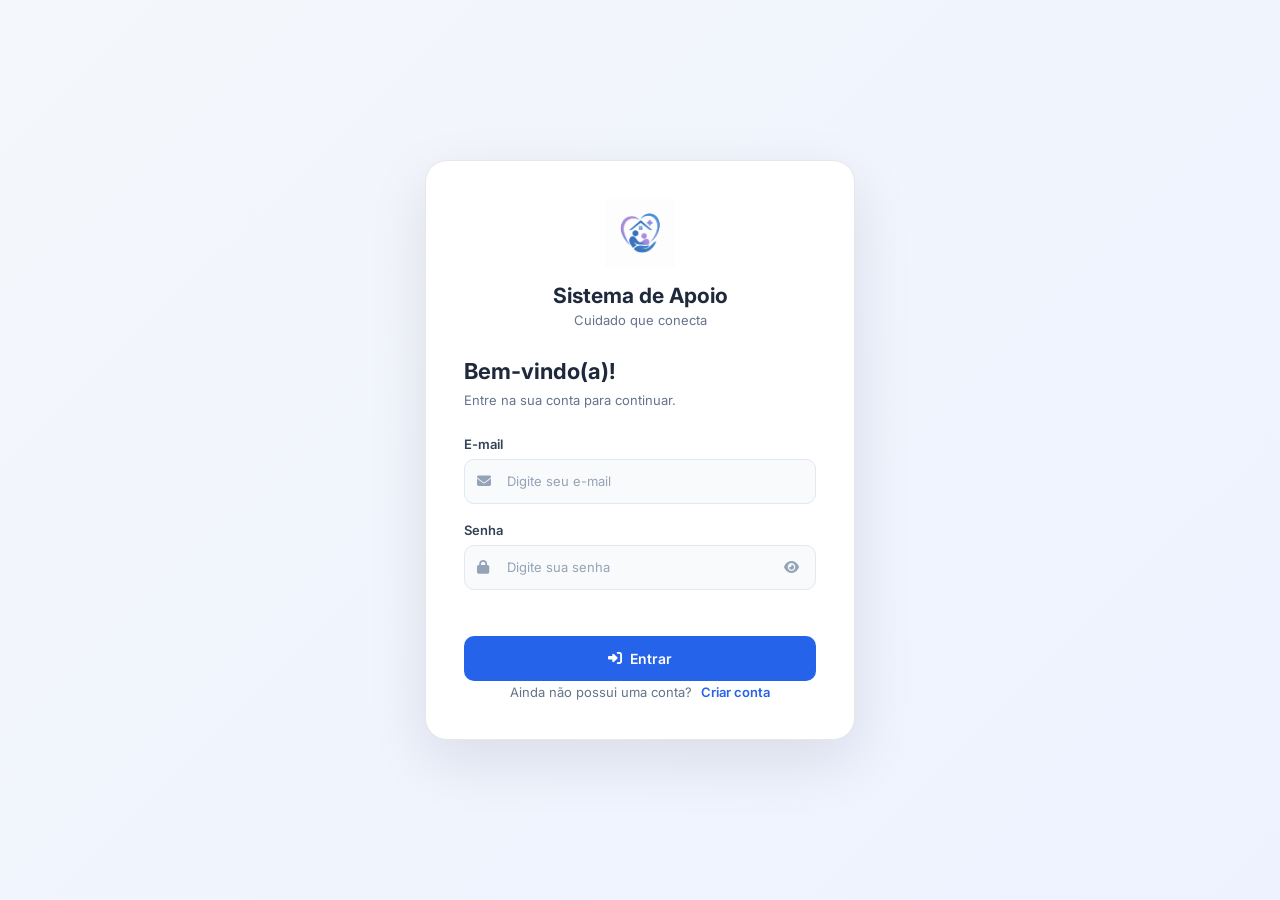
<file: index/paginas/rotina.html>
<!DOCTYPE html>
<html lang="pt-br">

<head>
    <meta charset="UTF-8">
    <title>Painel do Sistema</title>
    <link rel="stylesheet" href="../../style.css">
    <link rel="preconnect" href="https://fonts.googleapis.com">
    <link rel="preconnect" href="https://fonts.gstatic.com" crossorigin>
    <link href="https://fonts.googleapis.com/css2?family=Inter:wght@300;400;500;600;700&display=swap" rel="stylesheet">
    <link rel="stylesheet" href="https://cdnjs.cloudflare.com/ajax/libs/font-awesome/6.5.1/css/all.min.css">

</head>

<body>
    <!--***************************BARRA DE NAVEGAÇÃO NA LATERAL: INÍCIO***************************-->
    <div class="container">
        <aside class="sidebar">
            <div class="logo-container">
                <img class="logo" src="../../img/logotipo.png">
                <div class="logo-text">
                    <h2>Sistema de Apoio</h2>
                    <span>Cuidado que conecta</span>
                </div>
            </div>
            <nav>
                <a href="../index.html"><i class="fa-solid fa-house"></i>Dashboard</a>
                <a href="../paginas/usuario.html"><i class="fa-solid fa-users"></i>Usuários</a>
                <a href="../paginas/medicamentos.html"><i class="fa-solid fa-pills"></i>Medicamentos</a>
                <a href="../paginas/rotina.html" class="active"><i class="fa-solid fa-calendar-days"></i>Rotina</a>
                <a href="../paginas/ocorrencias.html"><i class="fa-solid fa-triangle-exclamation"></i>Ocorrências</a>
                <a href="../paginas/alertas.html"><i class="fa-solid fa-bell"></i>Alertas</a>
                <a href="../paginas/comunicacao.html"><i class="fa-solid fa-comment"></i>Comunicação</a>
            </nav>
        </aside>
        <!--***************************BARRA DE NAVEGAÇÃO NA LATERAL: FINAL***************************-->

        <!-- ***************************COLUNAS SUPERIOR NA HORIZONTAL: INÍCIO*************************** -->
        <main class="main-content">

            <!-- CABEÇALHO DA ROTINA -->
            <header class="page-header">
                <div>
                    <h1>Minha Rotina</h1>
                    <p>Veja e organize as atividades do seu dia.</p>
                </div>

                <div class="data-atual">
                    <i class="fa-regular fa-calendar"></i>
                    <span id="dataAtual"></span>
                </div>
            </header>


            <!-- RESUMO DO DIA -->
            <section class="rotina-resumo">

                <div class="resumo-card">

                    <div class="resumo-icone">
                        <i class="fa-regular fa-clock"></i>
                    </div>

                    <div>
                        <span>Próxima atividade</span>
                        <strong id="proximaAtividade">--:--</strong>
                    </div>

                </div>


                <div class="resumo-card">

                    <div class="resumo-icone">
                        <i class="fa-solid fa-check"></i>
                    </div>

                    <div>
                        <span>Concluídas</span>
                        <strong id="atividadesConcluidas">0</strong>
                    </div>

                </div>


                <div class="resumo-card">

                    <div class="resumo-icone">
                        <i class="fa-solid fa-list-check"></i>
                    </div>

                    <div>
                        <span>Total de atividades</span>
                        <strong id="totalAtividades">0</strong>
                    </div>

                </div>

            </section>


            <!-- TÍTULO DA LISTA -->
            <section class="rotina-section">

                <div class="section-header">
                    <div>
                        <h2>Atividades de hoje</h2>
                        <p>Confira o que está programado para hoje.</p>
                    </div>

                    <button class="btn-novo">
                        <i class="fa-solid fa-plus"></i>
                        Nova atividade
                    </button>
                </div>

                <div class="lista-rotina" id="listaRotina">
                </div>

                <!-- LISTA DE ATIVIDADES -->
                <div class="lista-rotina" id="listaRotina">
                </div>

            </section>

    </div>

    </section>
    <!-- MODAL NOVA ATIVIDADE -->
    <div class="modal-overlay" id="modalAtividade">

        <div class="modal">

            <div class="modal-header">
                <div>
                    <h2 id="modalTitulo">Nova atividade</h2>
                    <p id="modalDescricao">Adicione uma atividade à rotina.</p>
                </div>

                <button class="modal-fechar" id="fecharModalAtividade">
                    <i class="fa-solid fa-xmark"></i>
                </button>
            </div>


            <form id="formAtividade">

                <div class="campo">
                    <label for="nomeAtividade">Nome da atividade</label>
                    <input type="text" id="nomeAtividade" placeholder="Ex: Caminhada" required>
                </div>


                <div class="campos-linha">

                    <div class="campo">
                        <label for="horarioAtividade">Horário</label>
                        <input type="time" id="horarioAtividade" required>
                    </div>


                    <div class="campo">
                        <label for="tipoAtividade">Tipo</label>

                        <select id="tipoAtividade" required>
                            <option value="">Selecione</option>
                            <option value="Alimentação">Alimentação</option>
                            <option value="Exercício">Exercício</option>
                            <option value="Lazer">Lazer</option>
                            <option value="Higiene">Higiene</option>
                            <option value="Compromisso">Compromisso</option>
                            <option value="Outro">Outro</option>
                        </select>

                    </div>

                </div>


                <div class="modal-acoes">

                    <button type="button" class="btn-cancelar" id="cancelarAtividade">
                        Cancelar
                    </button>

                    <button type="submit" class="btn-salvar">
                        <i class="fa-solid fa-check"></i>
                        Adicionar atividade
                    </button>

                </div>

            </form>

        </div>

    </div>
    <!-- MODAL DE CONFIRMAÇÃO -->
    <div class="modal-overlay" id="modalConfirmacao">

        <div class="modal modal-confirmacao">

            <div class="confirmacao-icone">
                <i class="fa-solid fa-trash"></i>
            </div>

            <div class="confirmacao-conteudo">

                <h2>Excluir atividade?</h2>

                <p id="textoConfirmacao">
                    Tem certeza que deseja excluir esta atividade?
                </p>

            </div>

            <div class="modal-acoes">

                <button type="button" class="btn-cancelar" id="cancelarExclusao">
                    Cancelar
                </button>

                <button type="button" class="btn-excluir" id="confirmarExclusao">
                    <i class="fa-solid fa-trash"></i>
                    Excluir
                </button>

            </div>

        </div>

    </div>
    </main>
    </div>
    <script src="../../script.js"></script>
    <script src="../../protecao.js"></script>
</body>

</html>
</file>
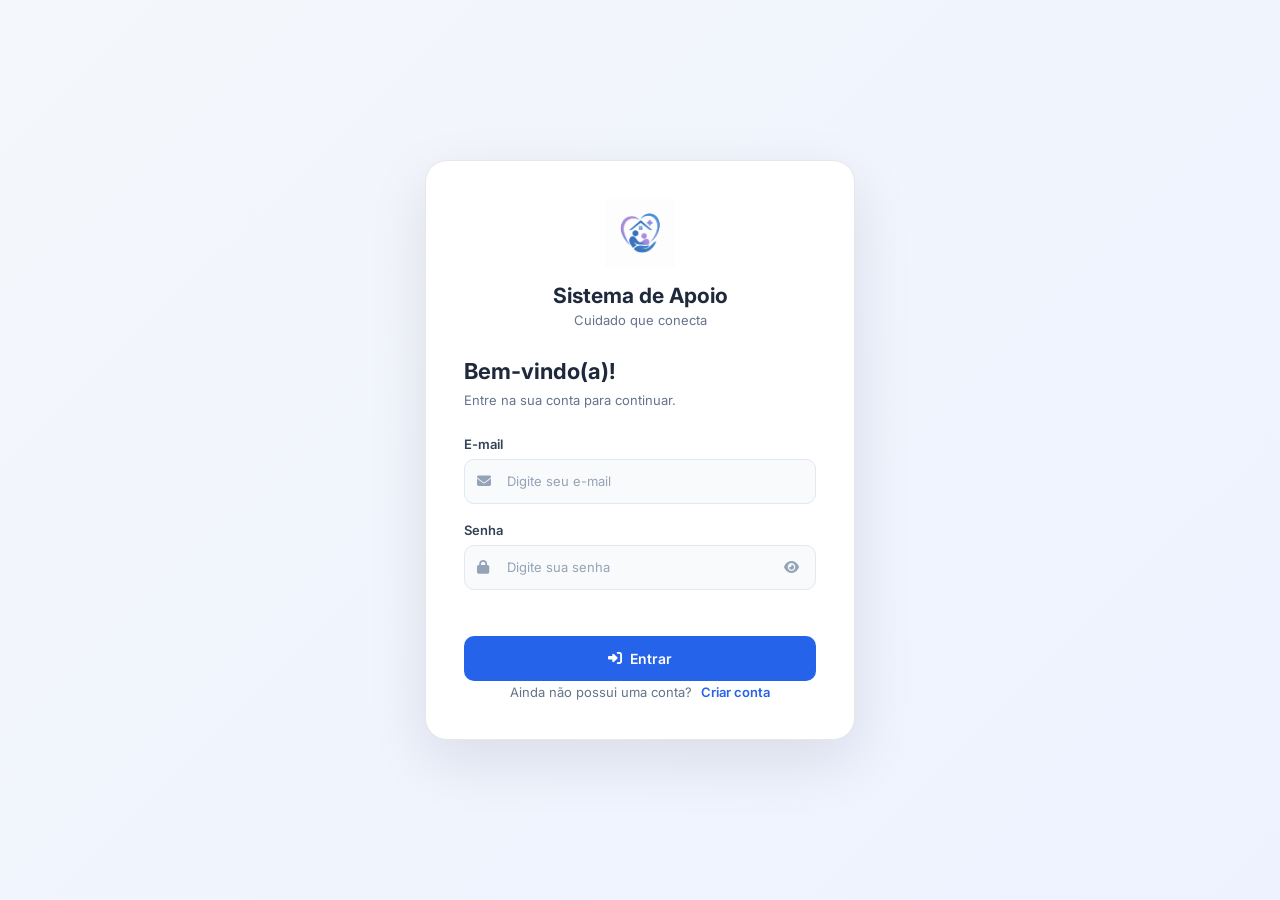
<file: index/paginas/usuario.html>
<!DOCTYPE html>
<html lang="pt-br">

<head>
    <meta charset="UTF-8">
    <title>Painel do Sistema</title>
    <link rel="stylesheet" href="../../style.css">
    <link rel="preconnect" href="https://fonts.googleapis.com">
    <link rel="preconnect" href="https://fonts.gstatic.com" crossorigin>
    <link href="https://fonts.googleapis.com/css2?family=Inter:wght@300;400;500;600;700&display=swap" rel="stylesheet">
    <link rel="stylesheet" href="https://cdnjs.cloudflare.com/ajax/libs/font-awesome/6.5.1/css/all.min.css">
</head>

<body>
    <!--***************************BARRA DE NAVEGAÇÃO NA LATERAL: INÍCIO***************************-->
    <div class="container">
        <aside class="sidebar">
            <div class="logo-container">
                <img class="logo" src="../../img/logotipo.png">
                <div class="logo-text">
                    <h2>Sistema de Apoio</h2>
                    <span>Cuidado que conecta</span>
                </div>
            </div>
            <nav>
                <a href="../index.html"><i class="fa-solid fa-house"></i>Dashboard</a>
                <a href="../paginas/usuario.html" class="active"><i class="fa-solid fa-users"></i>Usuários</a>
                <a href="../paginas/medicamentos.html"><i class="fa-solid fa-pills"></i>Medicamentos</a>
                <a href="../paginas/rotina.html"><i class="fa-solid fa-calendar-days"></i>Rotina</a>
                <a href="../paginas/ocorrencias.html"><i class="fa-solid fa-triangle-exclamation"></i>Ocorrências</a>
                <a href="../paginas/alertas.html"><i class="fa-solid fa-bell"></i>Alertas</a>
                <a href="../paginas/comunicacao.html"><i class="fa-solid fa-comment"></i>Comunicação</a>
            </nav>
        </aside>
        <!--***************************BARRA DE NAVEGAÇÃO NA LATERAL: FINAL***************************-->

        <!-- ***************************COLUNAS SUPERIOR NA HORIZONTAL: INÍCIO*************************** -->
        <main class="main-content">

            <header class="topbar">
                <div>
                    <h1>Usuários</h1>
                    <p>Aqui estão todos os usuários no sistema.</p>
                </div>
                <div class="data-atual">
                    <i class="fa-regular fa-calendar"></i>
                    <span id="dataAtual"></span>
                </div>
            </header>

            <section class="stats">

                <div class="stat-card">
                    <div class="stat-icon">
                        <i class="fa-solid fa-users"></i>
                    </div>

                    <div class="stat-info">
                        <span>Total de usuários</span>
                        <strong>0</strong>
                    </div>
                </div>

                <div class="stat-card">
                    <div class="stat-icon">
                        <i class="fa-solid fa-user-check"></i>
                    </div>

                    <div class="stat-info">
                        <span>Usuários ativos</span>
                        <strong>0</strong>
                    </div>
                </div>

                <div class="stat-card">
                    <div class="stat-icon">
                        <i class="fa-solid fa-user-xmark"></i>
                    </div>

                    <div class="stat-info">
                        <span>Usuários inativos</span>
                        <strong>0</strong>
                    </div>
                </div>

            </section>
            <section class="usuarios-section">

                <div class="usuarios-header">
                    <div>
                        <h2>Usuários cadastrados</h2>
                        <p>Consulte os usuários cadastrados no sistema.</p>
                    </div>

                    <button class="btn-novo-usuario">
                        <i class="fa-solid fa-user-plus"></i>
                        Novo usuário
                    </button>
                </div>

                <div class="usuarios-filtros">
                    <div class="campo-busca">
                        <i class="fa-solid fa-magnifying-glass"></i>
                        <input type="text" id="buscarUsuario" placeholder="Buscar por nome ou e-mail...">
                    </div>
                </div>

                <div class="usuarios-lista" id="listaUsuarios">

                </div>

            </section>
        </main>
    </div>
    <!-- =========================================================
     MODAL DE DETALHES DO USUÁRIO
     ========================================================= -->

    <div id="modalDetalhesUsuario" class="modal-usuario">

        <div class="modal-usuario-content">

            <div class="modal-usuario-header">

                <div>
                    <h2>Detalhes do usuário</h2>
                    <p>Informações do usuário cadastrado.</p>
                </div>

                <button id="fecharDetalhesUsuario" class="modal-usuario-fechar">
                    <i class="fa-solid fa-xmark"></i>
                </button>

            </div>


            <div class="usuario-perfil">

                <div class="usuario-avatar-grande">
                    <i class="fa-solid fa-user"></i>
                </div>

                <div>
                    <h3 id="detalheUsuarioNome">Maria da Silva</h3>
                    <span id="detalheUsuarioStatus" class="status-ativo">
                        Ativo
                    </span>
                </div>

            </div>


            <div class="usuario-detalhes-grid">

                <div class="usuario-detalhe-item">
                    <span>E-mail</span>
                    <strong id="detalheUsuarioEmail">
                        maria@email.com
                    </strong>
                </div>

                <div class="usuario-detalhe-item">
                    <span>Data de cadastro</span>
                    <strong id="detalheUsuarioData">
                        20/08/2026
                    </strong>
                </div>

            </div>


            <div class="usuario-resumo">

                <h3>Resumo</h3>

                <div class="usuario-resumo-grid">

                    <div class="resumo-item">
                        <i class="fa-solid fa-pills"></i>

                        <div>
                            <span>Medicamentos</span>
                            <strong id="detalheMedicamentos">0</strong>
                        </div>
                    </div>

                    <div class="resumo-item">
                        <i class="fa-solid fa-calendar-days"></i>

                        <div>
                            <span>Atividades</span>
                            <strong id="detalheAtividades">0</strong>
                        </div>
                    </div>

                </div>

            </div>


            <div class="modal-usuario-footer">

                <button id="fecharModalUsuario" class="btn-fechar-modal">
                    Fechar
                </button>

            </div>

        </div>

    </div>
    <!-- =========================================================
     MODAL DE NOVO USUÁRIO
     ========================================================= -->

    <div id="modalNovoUsuario" class="modal-usuario">

        <div class="modal-usuario-content">

            <div class="modal-usuario-header">

                <div>
                    <h2>Novo usuário</h2>
                    <p>Cadastre um novo usuário no sistema.</p>
                </div>

                <button id="fecharNovoUsuario" class="modal-usuario-fechar">
                    <i class="fa-solid fa-xmark"></i>
                </button>

            </div>


            <form id="formNovoUsuario" class="form-novo-usuario">

                <div class="campo-formulario">
                    <label for="novoUsuarioNome">
                        Nome completo
                    </label>

                    <input type="text" id="novoUsuarioNome" placeholder="Digite o nome completo" required>
                </div>


                <div class="campo-formulario">
                    <label for="novoUsuarioEmail">
                        E-mail
                    </label>

                    <input type="email" id="novoUsuarioEmail" placeholder="Digite o e-mail" required>
                </div>


                <div class="campo-formulario">
                    <label for="novoUsuarioStatus">
                        Status
                    </label>

                    <select id="novoUsuarioStatus">
                        <option value="Ativo">Ativo</option>
                        <option value="Inativo">Inativo</option>
                    </select>
                </div>


                <div class="modal-novo-footer">

                    <button type="button" id="cancelarNovoUsuario" class="btn-cancelar-usuario">
                        Cancelar
                    </button>

                    <button type="submit" class="btn-cadastrar-usuario">
                        <i class="fa-solid fa-user-plus"></i>
                        Cadastrar usuário
                    </button>

                </div>

            </form>

        </div>

    </div>

    <!-- =========================================================
     MODAL DE EDITAR USUÁRIO
     ========================================================= -->

    <div id="modalEditarUsuario" class="modal-usuario">

        <div class="modal-usuario-content">

            <div class="modal-usuario-header">

                <div>
                    <h2>Editar usuário</h2>
                    <p>Altere as informações do usuário.</p>
                </div>

                <button id="fecharEditarUsuario" class="modal-usuario-fechar" type="button">

                    <i class="fa-solid fa-xmark"></i>

                </button>

            </div>


            <form id="formEditarUsuario" class="form-novo-usuario">

                <div class="campo-formulario">

                    <label for="editarUsuarioNome">
                        Nome completo
                    </label>

                    <input type="text" id="editarUsuarioNome" placeholder="Digite o nome completo" required>

                </div>


                <div class="campo-formulario">

                    <label for="editarUsuarioEmail">
                        E-mail
                    </label>

                    <input type="email" id="editarUsuarioEmail" placeholder="Digite o e-mail" required>

                </div>


                <div class="campo-formulario">

                    <label for="editarUsuarioStatus">
                        Status
                    </label>

                    <select id="editarUsuarioStatus">

                        <option value="Ativo">
                            Ativo
                        </option>

                        <option value="Inativo">
                            Inativo
                        </option>

                    </select>

                </div>


                <div class="modal-novo-footer">

                    <button type="button" id="cancelarEditarUsuario" class="btn-cancelar-usuario">

                        Cancelar

                    </button>


                    <button type="submit" class="btn-cadastrar-usuario">

                        <i class="fa-solid fa-floppy-disk"></i>

                        Salvar alterações

                    </button>

                </div>

            </form>

        </div>

    </div>

    <!-- =========================================================
     MODAL DE CONFIRMAÇÃO DE EXCLUSÃO
     ========================================================= -->

    <div id="modalExcluirUsuario" class="modal-usuario">

        <div class="modal-usuario-content modal-confirmacao">

            <div class="modal-confirmacao-icon">
                <i class="fa-solid fa-trash"></i>
            </div>

            <div class="modal-usuario-header">

                <div>
                    <h2>Excluir usuário?</h2>

                    <p id="textoExcluirUsuario">
                        Tem certeza que deseja excluir este usuário?
                    </p>
                </div>

                <button id="fecharExcluirUsuario" class="modal-usuario-fechar" type="button">

                    <i class="fa-solid fa-xmark"></i>

                </button>

            </div>


            <div class="modal-novo-footer">

                <button type="button" id="cancelarExcluirUsuario" class="btn-cancelar-usuario">

                    Cancelar

                </button>


                <button type="button" id="confirmarExcluirUsuario" class="btn-excluir-usuario">

                    <i class="fa-solid fa-trash"></i>

                    Excluir usuário

                </button>

            </div>

        </div>

    </div>
    <script src="../../script.js"></script>
    <script src="../../protecao.js"></script>
</body>

</html>
</file>
<file: style.css>
@import url('https://fonts.googleapis.com/css2?family=Inter:wght@400;500;600;700&display=swap');

/** @@@@@@@@@@@@@@@@ PRÉDEFINIÇÃO GERAL: INÍCIO @@@@@@@@@@@@@@@@ **/
* {
    margin: 0;
    padding: 0;
    box-sizing: border-box;
}

body {
    font-family: 'Inter', sans-serif;
    background: #F4F7FB;
    color: #1e293b;
}

/** @@@@@@@@@@@@@@@@ PRÉDEFINIÇÃO GERAL: FIM @@@@@@@@@@@@@@@@ **/

a {
    color: black;
    text-decoration: none;
}

/** @@@@@@@@@@@@@@@@ CONTEÚDO DENTRO DO NAVBAR ASIDE: INÍCIO @@@@@@@@@@@@@@@@ **/
.container {
    display: flex;
    min-height: 100vh;
}

.logo-container {
    display: flex;
    align-items: center;
    gap: 14px;
}

.sidebar {
    width: 290px;
    background: #0F172A;
    padding: 30px 20px;
    color: white;
    border-radius: 0 30px 30px 0;
    display: flex;
    flex-direction: column;
}

.sidebar div {
    display: flex;
    align-items: center;
    gap: 12px;
}

.logo {
    padding: 2px;
    height: 70px;
    border-radius: 50px;
}

.logo-text {
    display: flex;
    flex-direction: column;
}

.logo-text h2 {
    margin: 0;
}

.logo-text span {
    margin-top: 2px;
}

.sidebar nav {
    margin-top: 40px;

    display: flex;
    flex-direction: column;
    gap: 10px;
}

.sidebar nav a {
    display: flex;
    align-items: center;
    gap: 12px;
    text-decoration: none;
    color: rgba(255, 255, 255, 0.85);
    padding: 16px 18px;
    border-radius: 14px;
    transition: 0.3s;
    font-weight: 500;
}

.sidebar nav a:hover {
    background: linear-gradient(135deg, #8c49ff, #2d22ff);
    transform: translateX(4px);
}

.sidebar nav .active {
    background: linear-gradient(135deg, #8c49ff, #2d22ff);
    color: white;
}

/** @@@@@@@@@@@@@@@@ CONTEÚDO DENTRO DO NAVBAR ASIDE: FINAL @@@@@@@@@@@@@@@@ **/


/** @@@@@@@@@@@@@@@@ PRÉDEFINIÇÃO DO MAIN: INÍCIO @@@@@@@@@@@@@@@@ **/

.main-content {
    flex: 1;
    padding: 40px;
}

/** @@@@@@@@@@@@@@@@ PRÉDEFINIÇÃO DO MAIN: FINAL @@@@@@@@@@@@@@@@ **/


/** @@@@@@@@@@@@@@@@ CONFIGURAÇÃO GRID SUPERIOR HORIZONTAL: INÍCIO @@@@@@@@@@@@@@@@ **/
.topbar {
    display: flex;
    justify-content: space-between;
    align-items: center;
    margin-bottom: 35px;
}

.topbar h1 {
    font-size: 36px;
    font-weight: 700;
}

.topbar p {
    color: #64748b;
    margin-top: 6px;
}

.stats {
    display: grid;
    grid-template-columns: repeat(4, 1fr);
    gap: 20px;
    margin-bottom: 35px;
}

.stat-card {
    background: white;
    padding: 28px;
    border-radius: 24px;
    box-shadow: 0 8px 30px rgba(15, 23, 42, 0.06);
    transition: 0.3s;
}

.stat-card:hover {
    transform: translateY(-5px);
    box-shadow: 0 8px 30px #c5aee3;
}

.cards-grid {
    display: grid;
    grid-template-columns: repeat(3, 1fr);
    gap: 25px;
}

/** @@@@@@@@@@@@@@@@ CONFIGURAÇÃO GRID SUPERIOR HORIZONTAL: FINAL @@@@@@@@@@@@@@@@ **/


/** @@@@@@@@@@@@@@@@ CONFIGURAÇÃO GRID INFERIOR VERTICAL: INÍCIO @@@@@@@@@@@@@@@@ **/

.feature-card {
    background: white;
    padding: 30px;
    border-radius: 28px;
    min-height: 260px;
    position: relative;
    overflow: hidden;
    transition: 0.35s;
    box-shadow: 0 10px 35px rgba (0, 0, 0, 0.05);
    animation: fadeUp 0.5s ease;
}

.bg-icon {
    position: absolute;
    right: -15px;
    bottom: -15px;
    font-size: 200px;
    opacity: 0.05;
    pointer-events: none;
    transform: rotate(-15deg);
}

.feature-card:hover {
    transform: translateY(-8px) scale(1.01);
    box-shadow: 0 8px 30px #c5aee3;
}

/** @@@@@@@@@@@@@@@@ CONFIGURAÇÃO GRID INFERIOR VERTICAL: FINAL @@@@@@@@@@@@@@@@ **/


/** @@@@@@@@@@@@@@@@ ENTRADA DOS CARDS QUANDO ATT A PAGE: INÍCIO @@@@@@@@@@@@@@@@ **/

@keyframes fadeUp {

    from {
        opacity: 0;
        transform: translateY(20px);
    }

    to {
        opacity: 1;
        transform: translateY(0);
    }

}

/** @@@@@@@@@@@@@@@@ ENTRADA DOS CARDS QUANDO ATT A PAGE: FINAL @@@@@@@@@@@@@@@@ **/


/** @@@@@@@@@@@@@@@@ RESPONSIVIDADE PARA TABLET: INÍCIO @@@@@@@@@@@@@@@@ **/

@media (max-width: 1024px) {

    .cards-grid {
        grid-template-columns: repeat(2, 1fr);
    }

}

/** @@@@@@@@@@@@@@@@ RESPONSIVIDADE PARA TABLET: FINAL @@@@@@@@@@@@@@@@ **/


/** @@@@@@@@@@@@@@@@ RESPONSIVIDADE PARA MOBILE: INÍCIO @@@@@@@@@@@@@@@@ **/

@media (max-width: 768px) {

    .container {
        flex-direction: column;
    }

    .sidebar {
        width: 100%;
        border-radius: 0;
    }

    .cards-grid,
    .stats {
        grid-template-columns: 1fr;
    }

}

/** @@@@@@@@@@@@@@@@ RESPONSIVIDADE PARA MOBILE: FINAL @@@@@@@@@@@@@@@@ **/


/** @@@@@@@@@@@@@@@@ CONFIGURAÇÃO DOS ÍCONES: INÍCIO @@@@@@@@@@@@@@@@ **/

.icon-box {
    width: 60px;
    height: 60px;

    background: #ede9fe;

    border-radius: 18px;

    display: flex;
    align-items: center;
    justify-content: center;

    margin-bottom: 20px;
}

.icon-box i {
    font-size: 26px;
    color: #7c3aed;
}

/** @@@@@@@@@@@@@@@@ CONFIGURAÇÃO DOS ÍCONES: FINAL @@@@@@@@@@@@@@@@ **/

/* ============================================================
   MEDICAMENTOS
   ============================================================ */

.medicamentos-area {
    display: grid;
    grid-template-columns: 2fr 1fr;
    gap: 25px;
    margin-bottom: 30px;
}

.medicamentos-lista {
    background: white;
    padding: 30px;
    border-radius: 28px;
    box-shadow: 0 8px 30px rgba(15, 23, 42, 0.06);
}

.section-header {
    display: flex;
    align-items: center;
    justify-content: space-between;
    margin-bottom: 25px;
}

.section-header h2 {
    margin: 0;
    font-size: 22px;
    color: #1e293b;
}

.section-header h2 i {
    color: #7c3aed;
    margin-right: 8px;
}

.section-header span {
    color: #64748b;
    font-size: 14px;
}


/* =========================
   CARD DO MEDICAMENTO
   ========================= */

.medicamento-card {
    display: grid;
    grid-template-columns: 60px 1.5fr 1.3fr 1fr auto auto auto;
    align-items: center;
    gap: 18px;

    padding: 20px;

    border: 1px solid #e2e8f0;
    border-radius: 18px;

    margin-bottom: 15px;

    transition: 0.3s;
}

.medicamento-card:hover {
    transform: translateY(-3px);
    box-shadow: 0 8px 25px rgba(15, 23, 42, 0.08);
    border-color: #c4b5fd;
}


/* ÍCONE */

.medicamento-icon {
    width: 55px;
    height: 55px;

    display: flex;
    align-items: center;
    justify-content: center;

    background: #ede9fe;
    border-radius: 16px;
}

.medicamento-icon i {
    font-size: 23px;
    color: #7c3aed;
}


/* INFORMAÇÕES */

.medicamento-info h3 {
    margin: 0 0 5px;
    font-size: 16px;
    color: #1e293b;
}

.medicamento-info p {
    margin: 0;
    color: #64748b;
    font-size: 14px;
}


/* FREQUÊNCIA */

.medicamento-frequencia strong {
    display: block;
    font-size: 14px;
    color: #334155;
}

.medicamento-frequencia strong i {
    color: #7c3aed;
    margin-right: 5px;
}

.medicamento-frequencia p {
    margin: 5px 0 0;
    color: #64748b;
    font-size: 13px;
}


/* PRÓXIMA DOSE */

.proxima-dose {
    display: flex;
    flex-direction: column;
    gap: 4px;
}

.proxima-dose span {
    font-size: 12px;
    color: #94a3b8;
}

.proxima-dose strong {
    font-size: 16px;
    color: #7c3aed;
}


/* STATUS */

.status {
    background: #dcfce7;
    color: #15803d;

    padding: 6px 12px;

    border-radius: 20px;

    font-size: 12px;
    font-weight: 600;
}


/* BOTÃO DETALHES */

.medicamento-detalhes {
    width: 32px;
    height: 32px;

    border: none;
    background: transparent;

    color: #94a3b8;

    cursor: pointer;

    border-radius: 8px;

    transition: 0.2s;
}

.medicamento-detalhes:hover {
    background: #ede9fe;
    color: #7c3aed;
}

.medicamento-editar {
    width: 32px;
    height: 32px;

    border: none;
    background: transparent;

    color: #94a3b8;

    cursor: pointer;

    border-radius: 8px;

    transition: 0.2s;
}

.medicamento-editar:hover {
    color: #7c3aed;
    background: #ede9fe;
}

.medicamento-excluir {
    width: 32px;
    height: 32px;

    border: none;
    background: transparent;

    color: #94a3b8;

    cursor: pointer;

    border-radius: 8px;

    transition: 0.2s;
}

.medicamento-excluir:hover {
    color: #ef4444;
    background: #fee2e2;
}




/* HISTÓRICO */

.historico-btn {
    width: 100%;

    margin-top: 10px;
    padding: 14px;

    border: none;
    border-radius: 14px;

    background: #f5f3ff;
    color: #7c3aed;

    font-weight: 600;

    cursor: pointer;

    transition: 0.3s;
}

.historico-btn:hover {
    background: #ede9fe;
}




/* ============================================================
   LATERAL
   ============================================================ */

.medicamentos-lateral {
    display: flex;
    flex-direction: column;
    gap: 20px;
}


/* COMO FUNCIONA */

.info-card {
    background: white;

    padding: 25px;

    border-radius: 28px;

    box-shadow: 0 8px 30px rgba(15, 23, 42, 0.06);
}

.info-card h2 {
    margin: 0 0 22px;

    font-size: 20px;
    color: #1e293b;
}

.info-card h2 i {
    color: #7c3aed;
    margin-right: 8px;
}

.info-item {
    display: flex;
    align-items: flex-start;
    gap: 12px;

    margin-bottom: 18px;
}

.info-item:last-child {
    margin-bottom: 0;
}

.info-item>i {
    color: #7c3aed;
    font-size: 17px;
    margin-top: 3px;
}

.info-item p {
    margin: 0;

    color: #64748b;

    font-size: 14px;
    line-height: 1.5;
}


/* ============================================================
   ATENÇÃO
   ============================================================ */

.atencao-card {
    position: relative;

    overflow: hidden;

    background: #fff7ed;

    padding: 25px;

    border-radius: 28px;

    border: 1px solid #fed7aa;
}

.atencao-card h2 {
    margin: 0 0 15px;

    color: #c2410c;

    font-size: 19px;
}

.atencao-card h2 i {
    margin-right: 7px;
}

.atencao-card p {
    color: #7c2d12;

    font-size: 14px;

    line-height: 1.5;
}


/* ============================================================
   RESPONSIVIDADE
   ============================================================ */

@media (max-width: 1100px) {

    .medicamentos-area {
        grid-template-columns: 1fr;
    }

}

@media (max-width: 768px) {

    .medicamento-card {
        grid-template-columns: 55px 1fr;
    }

    .medicamento-frequencia,
    .proxima-dose,
    .status,
    .medicamento-detalhes {
        grid-column: 2;
    }

}

/* ============================================================
   BOTÃO NOVO MEDICAMENTO
   ============================================================ */

.topbar-right {
    display: flex;
    align-items: center;
    gap: 25px;
}

.btn-novo {
    display: flex;
    align-items: center;
    gap: 8px;

    border: none;
    border-radius: 12px;

    padding: 13px 20px;

    background: linear-gradient(135deg, #8c49ff, #2d22ff);
    color: white;

    font-family: 'Inter', sans-serif;
    font-size: 14px;
    font-weight: 600;

    cursor: pointer;

    transition: 0.3s;
}

.btn-novo i {
    font-size: 14px;
}

.btn-novo:hover {
    transform: translateY(-2px);
    box-shadow: 0 8px 20px rgba(124, 58, 237, 0.25);
}

/* MODAL - NOVO MEDICAMENTO*/
.modal {
    display: block;
    width: 100%;
    max-width: 520px;

    background: white;
    border-radius: 16px;

    padding: 24px;

    box-sizing: border-box;
}

.modal-conteudo {
    background-color: white;
    width: 90%;
    max-width: 500px;
    padding: 30px;
    border-radius: 16px;
    position: relative;
    box-shadow: 0 10px 30px rgba(0, 0, 0, 0.2);
}

.modal-conteudo h2 {
    margin-top: 0;
    margin-bottom: 25px;
}

.fechar-modal {
    position: absolute;
    top: 15px;
    right: 15px;

    border: none;
    background: transparent;

    font-size: 22px;
    cursor: pointer;
}

.campo-editar {
    display: flex;
    flex-direction: column;
    gap: 8px;
    margin-top: 20px;
}

.campo-editar label {
    font-weight: 600;
}

.campo-editar input {
    width: 100%;
    box-sizing: border-box;

    padding: 12px 14px;

    border: 1px solid #e2e8f0;
    border-radius: 10px;

    font-size: 15px;
    outline: none;
}

.campo-editar input:focus {
    border-color: #7c3aed;
}

.acoes-editar {
    display: flex;
    justify-content: flex-end;
    gap: 10px;
    margin-top: 25px;
}

.detalhes-medicamento p {
    display: flex;
    justify-content: space-between;
    gap: 20px;

    padding: 12px 0;
    margin: 0;

    border-bottom: 1px solid #eee;
}

.detalhes-medicamento strong {
    font-weight: 600;
}

/* FUNDO DO MODAL */

.modal-overlay {
    position: fixed;
    inset: 0;

    background: rgba(15, 23, 42, 0.65);

    display: flex;
    align-items: center;
    justify-content: center;

    padding: 20px;

    z-index: 1000;

    /* Escondido inicialmente */
    display: none;
}


/* CAIXA DO MODAL */

.modal-medicamento {
    width: 100%;
    max-width: 650px;

    max-height: 90vh;

    overflow-y: auto;

    background: white;

    border-radius: 24px;

    padding: 30px;

    box-shadow: 0 20px 60px rgba(15, 23, 42, 0.25);

    animation: modalEntrada 0.3s ease;
}


/* ANIMAÇÃO */

@keyframes modalEntrada {

    from {
        opacity: 0;
        transform: translateY(-20px) scale(0.98);
    }

    to {
        opacity: 1;
        transform: translateY(0) scale(1);
    }

}


/* ============================================================
   CABEÇALHO DO MODAL
   ============================================================ */

.modal-header {
    display: flex;

    justify-content: space-between;
    align-items: flex-start;

    margin-bottom: 30px;
}


.modal-header h2 {
    margin: 0;

    font-size: 24px;

    color: #1e293b;
}


.modal-header h2 i {
    color: #7c3aed;

    margin-right: 8px;
}


.modal-header p {
    margin: 7px 0 0;

    color: #64748b;

    font-size: 14px;
}


/* BOTÃO X */

.modal-fechar {
    width: 38px;
    height: 38px;

    border: none;

    background: #f1f5f9;

    color: #64748b;

    border-radius: 10px;

    cursor: pointer;

    display: flex;
    align-items: center;
    justify-content: center;

    transition: 0.2s;
}


.modal-fechar:hover {
    background: #ede9fe;

    color: #7c3aed;
}


/* ============================================================
   FORMULÁRIO
   ============================================================ */

.form-group {
    display: flex;

    flex-direction: column;

    margin-bottom: 20px;
}


.form-group label {
    margin-bottom: 8px;

    font-size: 14px;

    font-weight: 600;

    color: #334155;
}


.form-group input,
.form-group select,
.form-group textarea {

    width: 100%;

    padding: 13px 14px;

    border: 1px solid #cbd5e1;

    border-radius: 12px;

    background: #ffffff;

    color: #1e293b;

    font-family: 'Inter', sans-serif;

    font-size: 14px;

    outline: none;

    transition: 0.2s;

}


.form-group textarea {
    resize: vertical;

    min-height: 90px;
}


/* FOCO NOS CAMPOS */

.form-group input:focus,
.form-group select:focus,
.form-group textarea:focus {

    border-color: #7c3aed;

    box-shadow: 0 0 0 3px rgba(124, 58, 237, 0.12);

}


/* PLACEHOLDER */

.form-group input::placeholder,
.form-group textarea::placeholder {
    color: #94a3b8;
}


/* TEXTO PEQUENO */

.form-group small {
    margin-top: 6px;

    color: #94a3b8;

    font-size: 12px;
}


/* ============================================================
   CAMPOS LADO A LADO
   ============================================================ */

.form-row {

    display: grid;

    grid-template-columns: 1fr 1fr;

    gap: 18px;
}


/* ============================================================
   BOTÕES
   ============================================================ */

.modal-acoes {

    display: flex;

    justify-content: flex-end;

    gap: 12px;

    margin-top: 10px;

    padding-top: 20px;

    border-top: 1px solid #e2e8f0;
}


.btn-cancelar,
.btn-salvar {

    padding: 12px 20px;

    border-radius: 12px;

    font-family: 'Inter', sans-serif;

    font-size: 14px;

    font-weight: 600;

    cursor: pointer;

    transition: 0.3s;
}


/* CANCELAR */

.btn-cancelar {

    border: 1px solid #cbd5e1;

    background: white;

    color: #64748b;
}


.btn-cancelar:hover {

    background: #f8fafc;

    color: #334155;
}


/* SALVAR */

.btn-salvar {

    border: none;

    background: linear-gradient(135deg,
            #8c49ff,
            #2d22ff);

    color: white;
}


.btn-salvar:hover {

    transform: translateY(-2px);

    box-shadow:
        0 8px 20px rgba(124, 58, 237, 0.25);
}


.btn-salvar i {
    margin-right: 6px;
}


/* ============================================================
   RESPONSIVIDADE DO MODAL
   ============================================================ */

@media (max-width: 600px) {

    .modal-medicamento {
        padding: 22px;

        max-height: 95vh;

        border-radius: 20px;
    }


    .modal-header h2 {
        font-size: 20px;
    }


    .form-row {
        grid-template-columns: 1fr;
        gap: 0;
    }


    .modal-acoes {
        flex-direction: column-reverse;
    }


    .btn-cancelar,
    .btn-salvar {
        width: 100%;
    }

}

/* =========================================================
   ROTINA
   ========================================================= */

/* CABEÇALHO */

.page-header {
    display: flex;
    justify-content: space-between;
    align-items: center;
    margin-bottom: 30px;
}

.page-header h1 {
    margin: 0;
    font-size: 28px;
    font-weight: 700;
    color: #1e293b;
}

.page-header p {
    margin: 6px 0 0;
    color: #64748b;
    font-size: 14px;
}

.data-atual {
    display: flex;
    align-items: center;
    gap: 10px;
    padding: 12px 18px;
    background: #ffffff;
    border: 1px solid #e2e8f0;
    border-radius: 10px;
    color: #475569;
    font-size: 14px;
}

.data-atual i {
    color: #3b82f6;
}


/* =========================================================
   RESUMO
   ========================================================= */

.rotina-resumo {
    display: grid;
    grid-template-columns: repeat(3, 1fr);
    gap: 20px;
    margin-bottom: 30px;
}

.resumo-card {
    display: flex;
    align-items: center;
    gap: 15px;
    padding: 20px;
    background: #ffffff;
    border: 1px solid #e2e8f0;
    border-radius: 12px;
}

.resumo-icone {
    width: 45px;
    height: 45px;

    display: flex;
    align-items: center;
    justify-content: center;

    border-radius: 10px;

    background: #eff6ff;
    color: #3b82f6;

    font-size: 18px;
}

.resumo-card span {
    display: block;
    margin-bottom: 5px;

    color: #64748b;
    font-size: 13px;
}

.resumo-card strong {
    color: #1e293b;
    font-size: 20px;
}


/* =========================================================
   SEÇÃO DE ATIVIDADES
   ========================================================= */

.rotina-section {
    background: #ffffff;
    border: 1px solid #e2e8f0;
    border-radius: 12px;
    padding: 25px;
}

.section-header {
    display: flex;
    justify-content: space-between;
    align-items: center;

    margin-bottom: 25px;
}

.section-header h2 {
    margin: 0;

    color: #1e293b;
    font-size: 20px;
}

.section-header p {
    margin: 5px 0 0;

    color: #64748b;
    font-size: 13px;
}


/* BOTÃO NOVA ATIVIDADE */

.btn-novo {
    display: flex;
    align-items: center;
    gap: 8px;

    padding: 11px 17px;

    border: none;
    border-radius: 8px;

    background: #2563eb;
    color: #ffffff;

    font-family: inherit;
    font-size: 14px;
    font-weight: 500;

    cursor: pointer;

    transition: 0.2s;
}

.btn-novo:hover {
    transform: translateY(-1px);
    opacity: 0.9;
}


/* =========================================================
   LISTA DE ATIVIDADES
   ========================================================= */

.lista-rotina {
    display: flex;
    flex-direction: column;
    gap: 12px;
}


/* CARD DA ATIVIDADE */

.atividade-card {
    display: grid;
    grid-template-columns: 90px 1fr auto auto;
    align-items: center;
    gap: 20px;

    padding: 17px 20px;

    border: 1px solid #e2e8f0;
    border-radius: 10px;

    transition: 0.2s;
}

.atividade-card:hover {
    border-color: #cbd5e1;
    transform: translateY(-1px);
}


/* HORÁRIO */

.atividade-horario strong {
    color: #1e293b;
    font-size: 18px;
}


/* INFORMAÇÕES */

.atividade-info h3 {
    margin: 0 0 6px;

    color: #1e293b;
    font-size: 15px;
    font-weight: 600;
}

.atividade-info span {
    display: flex;
    align-items: center;
    gap: 6px;

    color: #64748b;
    font-size: 12px;
}

.atividade-info i {
    font-size: 11px;
}


/* =========================================================
   STATUS
   ========================================================= */

.atividade-status {
    display: flex;
    align-items: center;
    gap: 7px;

    font-size: 13px;
    font-weight: 500;
}

.atividade-status.pendente {
    color: #64748b;
}

.atividade-status.concluida {
    color: #16a34a;
}


/* BOTÃO DE OPÇÕES */

.btn-atividade {
    width: 35px;
    height: 35px;

    border: none;
    background: transparent;

    color: #64748b;

    border-radius: 7px;

    cursor: pointer;

    transition: 0.2s;
}

.btn-atividade:hover {
    background: #f1f5f9;
    color: #1e293b;
}

/* =========================================================
   MODAL DA ROTINA
   ========================================================= */

.modal-overlay {
    position: fixed;
    inset: 0;

    display: none;
    align-items: center;
    justify-content: center;

    background: rgba(15, 23, 42, 0.45);

    z-index: 1000;
}

.modal {
    width: 500px;
    max-width: 90%;

    background: #ffffff;

    border-radius: 14px;

    padding: 25px;

    box-shadow: 0 20px 50px rgba(0, 0, 0, 0.15);
}

.modal-header {
    display: flex;
    justify-content: space-between;
    align-items: flex-start;

    margin-bottom: 25px;
}

.modal-header h2 {
    margin: 0;

    color: #1e293b;
    font-size: 21px;
}

.modal-header p {
    margin: 5px 0 0;

    color: #64748b;
    font-size: 13px;
}

.modal-fechar {
    width: 35px;
    height: 35px;

    border: none;
    border-radius: 7px;

    background: transparent;
    color: #64748b;

    cursor: pointer;
}

.modal-fechar:hover {
    background: #f1f5f9;
}


/* CAMPOS */

.campo {
    display: flex;
    flex-direction: column;
    gap: 7px;

    margin-bottom: 18px;
}

.campo label {
    color: #334155;

    font-size: 13px;
    font-weight: 500;
}

.campo input,
.campo select {
    width: 100%;
    box-sizing: border-box;

    padding: 11px 12px;

    border: 1px solid #cbd5e1;
    border-radius: 8px;

    outline: none;

    font-family: inherit;
    font-size: 14px;

    color: #1e293b;

    background: #ffffff;
}

.campo input:focus,
.campo select:focus {
    border-color: #3b82f6;
}

.campos-linha {
    display: grid;
    grid-template-columns: 1fr 1fr;
    gap: 15px;
}


/* BOTÕES */

.modal-acoes {
    display: flex;
    justify-content: flex-end;
    gap: 10px;

    margin-top: 25px;
}

.btn-cancelar,
.btn-salvar {
    padding: 10px 16px;

    border-radius: 8px;

    font-family: inherit;
    font-size: 13px;
    font-weight: 500;

    cursor: pointer;
}

.btn-cancelar {
    border: 1px solid #cbd5e1;

    background: #ffffff;
    color: #475569;
}

.btn-cancelar:hover {
    background: #f8fafc;
}

.btn-salvar {
    border: none;

    background: #2563eb;
    color: #ffffff;
}

.btn-salvar:hover {
    opacity: 0.9;
}

/* =========================================================
   AÇÕES DA ATIVIDADE
   ========================================================= */

.atividade-acoes {
    display: flex;
    align-items: center;
    gap: 5px;
}

.btn-concluir,
.btn-atividade {
    width: 35px;
    height: 35px;

    display: flex;
    align-items: center;
    justify-content: center;

    border: none;
    border-radius: 7px;

    background: transparent;

    cursor: pointer;

    transition: 0.2s;
}

.btn-concluir {
    color: #16a34a;
}

.btn-concluir:hover {
    background: #f0fdf4;
}

.btn-atividade {
    color: #64748b;
}

.btn-atividade:hover {
    background: #f1f5f9;
    color: #dc2626;
}

.btn-editar {
    width: 35px;
    height: 35px;

    display: flex;
    align-items: center;
    justify-content: center;

    border: none;
    border-radius: 7px;

    background: transparent;

    color: #3b82f6;

    cursor: pointer;

    transition: 0.2s;
}

.btn-editar:hover {
    background: #eff6ff;
}

/* BOTÃO CANCELAR */

.modal-confirmacao .btn-cancelar-usuario {
    height: 36px;

    padding: 0 14px;

    font-size: 12px;
}

/* =========================================================
   MODAL DE EDIÇÃO DE MEDICAMENTO
   ========================================================= */

#modalEditar {
    position: fixed !important;
    inset: 0 !important;

    width: 100vw !important;
    max-width: none !important;

    height: 100vh !important;

    margin: 0 !important;
    padding: 20px !important;

    box-sizing: border-box;

    z-index: 9999 !important;

    display: none;

    align-items: center;
    justify-content: center;

    background: rgba(15, 23, 42, 0.65);
}

#modalEditar .modal-conteudo {
    position: relative;

    width: 100%;
    max-width: 420px;

    margin: 0;

    padding: 28px;

    box-sizing: border-box;

    background: #ffffff;

    border-radius: 16px;

    box-shadow: 0 20px 50px rgba(0, 0, 0, 0.15);
}

#modalDetalhes {
    position: fixed !important;
    inset: 0 !important;

    width: 100vw !important;
    max-width: none !important;

    height: 100vh !important;

    margin: 0 !important;
    padding: 20px !important;

    box-sizing: border-box;

    z-index: 9998 !important;

    display: none;

    align-items: center;
    justify-content: center;

    background: rgba(15, 23, 42, 0.65);
}

#modalDetalhes .modal-conteudo {
    position: relative;

    width: 100%;
    max-width: 500px;

    margin: 0;

    padding: 28px;

    box-sizing: border-box;

    background: #ffffff;

    border-radius: 16px;

    box-shadow: 0 20px 50px rgba(0, 0, 0, 0.15);
}

/* =========================================================
   USUÁRIOS
   ========================================================= */

/* ---------- CARDS DE ESTATÍSTICAS ---------- */

.stats {
    display: grid;
    grid-template-columns: repeat(3, 1fr);
    gap: 20px;
    margin-bottom: 30px;
}

.stat-card {
    background: #ffffff;
    border: 1px solid #e5e7eb;
    border-radius: 14px;
    padding: 22px;
    display: flex;
    align-items: center;
    gap: 16px;
    box-shadow: 0 2px 8px rgba(15, 23, 42, 0.04);
}

.stat-icon {
    width: 48px;
    height: 48px;
    border-radius: 12px;
    background: #eef4ff;
    color: #2563eb;

    display: flex;
    align-items: center;
    justify-content: center;

    font-size: 20px;
}

.stat-info {
    display: flex;
    flex-direction: column;
    gap: 5px;
}

.stat-info span {
    color: #64748b;
    font-size: 13px;
    font-weight: 500;
}

.stat-info strong {
    color: #1e293b;
    font-size: 24px;
    font-weight: 700;
}


/* ---------- SEÇÃO DE USUÁRIOS ---------- */

.usuarios-section {
    background: #ffffff;
    border: 1px solid #e5e7eb;
    border-radius: 16px;
    padding: 26px;
    box-shadow: 0 2px 8px rgba(15, 23, 42, 0.04);
}

.usuarios-header {
    display: flex;
    align-items: center;
    justify-content: space-between;
    gap: 20px;
    margin-bottom: 22px;
}

.usuarios-header h2 {
    margin: 0 0 6px;
    color: #1e293b;
    font-size: 20px;
    font-weight: 600;
}

.usuarios-header p {
    margin: 0;
    color: #64748b;
    font-size: 14px;
}


/* ---------- BOTÃO NOVO USUÁRIO ---------- */

.btn-novo-usuario {
    border: none;
    border-radius: 9px;
    padding: 11px 17px;

    background: #2563eb;
    color: #ffffff;

    font-family: "Inter", sans-serif;
    font-size: 14px;
    font-weight: 500;

    display: flex;
    align-items: center;
    gap: 8px;

    cursor: pointer;
    transition: 0.2s ease;
}

.btn-novo-usuario:hover {
    background: #1d4ed8;
}


/* ---------- BUSCA ---------- */

.usuarios-filtros {
    margin-bottom: 20px;
}

.campo-busca {
    width: 100%;
    height: 46px;

    border: 1px solid #e2e8f0;
    border-radius: 10px;
    background: #f8fafc;

    display: flex;
    align-items: center;
    gap: 10px;

    padding: 0 14px;
    box-sizing: border-box;

    transition: 0.2s ease;
}

.campo-busca i {
    color: #94a3b8;
    font-size: 15px;
}

.campo-busca input {
    width: 100%;
    height: 100%;

    border: none;
    outline: none;
    background: transparent;

    color: #1e293b;
    font-family: "Inter", sans-serif;
    font-size: 14px;
}

.campo-busca input::placeholder {
    color: #94a3b8;
}

.campo-busca:focus-within {
    border-color: #2563eb;
    background: #ffffff;
}


/* ---------- LISTA DE USUÁRIOS ---------- */

.usuarios-lista {
    display: flex;
    flex-direction: column;
    gap: 12px;
}

.usuario-card {
    min-height: 78px;

    border: 1px solid #e5e7eb;
    border-radius: 12px;
    padding: 14px 16px;

    display: grid;
    grid-template-columns: 48px 1fr auto auto auto;
    align-items: center;
    gap: 16px;

    transition: 0.2s ease;
}

.usuario-card:hover {
    border-color: #cbd5e1;
    box-shadow: 0 3px 10px rgba(15, 23, 42, 0.05);
}


/* ---------- AVATAR ---------- */

.usuario-avatar {
    width: 44px;
    height: 44px;

    border-radius: 50%;
    background: #f1f5f9;
    color: #64748b;

    display: flex;
    align-items: center;
    justify-content: center;

    font-size: 17px;
}


/* ---------- INFORMAÇÕES ---------- */

.usuario-info {
    min-width: 0;
}

.usuario-info h3 {
    margin: 0 0 5px;

    color: #1e293b;
    font-size: 15px;
    font-weight: 600;
}

.usuario-info p {
    margin: 0;

    color: #64748b;
    font-size: 13px;

    white-space: nowrap;
    overflow: hidden;
    text-overflow: ellipsis;
}


/* ---------- STATUS ---------- */

.usuario-status {
    display: flex;
    align-items: center;
}

.status-ativo {
    background: #f1f5f9;
    color: #334155;

    padding: 5px 10px;
    border-radius: 20px;

    font-size: 12px;
    font-weight: 500;
}


/* ---------- DATA ---------- */

.usuario-data {
    display: flex;
    flex-direction: column;
    gap: 4px;
    min-width: 100px;
}

.usuario-data span {
    color: #94a3b8;
    font-size: 11px;
}

.usuario-data strong {
    color: #475569;
    font-size: 12px;
    font-weight: 500;
}


/* ---------- BOTÃO DETALHES ---------- */

.btn-detalhes-usuario {
    border: 1px solid #e2e8f0;
    border-radius: 8px;

    background: #ffffff;
    color: #475569;

    padding: 8px 13px;

    font-family: "Inter", sans-serif;
    font-size: 12px;
    font-weight: 500;

    cursor: pointer;
    transition: 0.2s ease;
}

.btn-detalhes-usuario:hover {
    background: #f8fafc;
    border-color: #cbd5e1;
    color: #1e293b;
}


/* =========================================================
   RESPONSIVIDADE
   ========================================================= */

@media (max-width: 900px) {

    .stats {
        grid-template-columns: 1fr;
    }

    .usuario-card {
        grid-template-columns: 48px 1fr auto;
    }

    .usuario-status,
    .usuario-data {
        display: none;
    }

}


@media (max-width: 600px) {

    .usuarios-section {
        padding: 18px;
    }

    .usuarios-header {
        align-items: flex-start;
        flex-direction: column;
    }

    .btn-novo-usuario {
        width: 100%;
        justify-content: center;
    }

    .usuario-card {
        grid-template-columns: 42px 1fr auto;
        gap: 12px;
    }

    .usuario-avatar {
        width: 40px;
        height: 40px;
    }

    .btn-detalhes-usuario {
        padding: 7px 10px;
    }

}

/* =========================================================
   MODAL DE DETALHES DO USUÁRIO
   ========================================================= */

.modal-usuario {
    position: fixed;
    inset: 0;

    background: rgba(15, 23, 42, 0.45);

    display: none;
    align-items: center;
    justify-content: center;

    padding: 20px;

    z-index: 1000;
}

.modal-usuario-content {
    width: 100%;
    max-width: 520px;

    background: #ffffff;
    border-radius: 16px;

    box-shadow: 0 20px 50px rgba(15, 23, 42, 0.15);

    overflow: hidden;
}


/* ---------- CABEÇALHO ---------- */

.modal-usuario-header {
    display: flex;
    align-items: flex-start;
    justify-content: space-between;

    padding: 24px 26px;

    border-bottom: 1px solid #e5e7eb;
}

.modal-usuario-header h2 {
    margin: 0 0 5px;

    color: #1e293b;

    font-size: 19px;
    font-weight: 600;
}

.modal-usuario-header p {
    margin: 0;

    color: #64748b;

    font-size: 13px;
}

.modal-usuario-fechar {
    width: 34px;
    height: 34px;

    border: none;
    border-radius: 8px;

    background: transparent;
    color: #64748b;

    cursor: pointer;

    font-size: 17px;

    display: flex;
    align-items: center;
    justify-content: center;

    transition: 0.2s ease;
}

.modal-usuario-fechar:hover {
    background: #f1f5f9;
    color: #1e293b;
}


/* ---------- PERFIL ---------- */

.usuario-perfil {
    display: flex;
    align-items: center;

    gap: 14px;

    padding: 24px 26px;
}

.usuario-avatar-grande {
    width: 58px;
    height: 58px;

    border-radius: 50%;

    background: #f1f5f9;
    color: #64748b;

    display: flex;
    align-items: center;
    justify-content: center;

    font-size: 22px;
}

.usuario-perfil h3 {
    margin: 0 0 8px;

    color: #1e293b;

    font-size: 17px;
    font-weight: 600;
}


/* ---------- INFORMAÇÕES ---------- */

.usuario-detalhes-grid {
    display: grid;
    grid-template-columns: 1fr 1fr;

    gap: 14px;

    padding: 0 26px 24px;
}

.usuario-detalhe-item {
    background: #f8fafc;

    border: 1px solid #e5e7eb;
    border-radius: 10px;

    padding: 14px;
}

.usuario-detalhe-item span {
    display: block;

    margin-bottom: 6px;

    color: #94a3b8;

    font-size: 11px;
}

.usuario-detalhe-item strong {
    color: #334155;

    font-size: 13px;
    font-weight: 500;

    word-break: break-word;
}


/* ---------- RESUMO ---------- */

.usuario-resumo {
    padding: 0 26px 24px;
}

.usuario-resumo h3 {
    margin: 0 0 12px;

    color: #334155;

    font-size: 14px;
    font-weight: 600;
}

.usuario-resumo-grid {
    display: grid;
    grid-template-columns: 1fr 1fr;

    gap: 12px;
}

.resumo-item {
    display: flex;
    align-items: center;

    gap: 12px;

    padding: 14px;

    border: 1px solid #e5e7eb;
    border-radius: 10px;
}

.resumo-item>i {
    color: #64748b;

    font-size: 18px;
}

.resumo-item div {
    display: flex;
    flex-direction: column;

    gap: 3px;
}

.resumo-item span {
    color: #94a3b8;

    font-size: 11px;
}

.resumo-item strong {
    color: #334155;

    font-size: 16px;
    font-weight: 600;
}


/* ---------- RODAPÉ ---------- */

.modal-usuario-footer {
    display: flex;
    justify-content: flex-end;

    padding: 16px 26px;

    background: #f8fafc;

    border-top: 1px solid #e5e7eb;
}

.btn-fechar-modal {
    border: 1px solid #e2e8f0;
    border-radius: 8px;

    background: #ffffff;
    color: #475569;

    padding: 9px 16px;

    font-family: "Inter", sans-serif;
    font-size: 13px;
    font-weight: 500;

    cursor: pointer;

    transition: 0.2s ease;
}

.btn-fechar-modal:hover {
    background: #f1f5f9;
}

/* =========================================================
   NENHUM USUÁRIO ENCONTRADO
   ========================================================= */

.nenhum-usuario {
    padding: 45px 20px;

    border: 1px dashed #cbd5e1;
    border-radius: 12px;

    text-align: center;
}

.nenhum-usuario i {
    color: #94a3b8;
    font-size: 28px;

    margin-bottom: 12px;
}

.nenhum-usuario h3 {
    margin: 0 0 6px;

    color: #334155;

    font-size: 15px;
    font-weight: 600;
}

.nenhum-usuario p {
    margin: 0;

    color: #94a3b8;

    font-size: 13px;
}

/* =========================================================
   MODAL - NOVO USUÁRIO
   ========================================================= */

.form-novo-usuario {
    padding: 24px 26px 26px;
}

.campo-formulario {
    display: flex;
    flex-direction: column;
    gap: 7px;

    margin-bottom: 18px;
}

.campo-formulario label {
    color: #334155;

    font-size: 13px;
    font-weight: 500;
}

.campo-formulario input,
.campo-formulario select {
    width: 100%;
    height: 44px;

    box-sizing: border-box;

    padding: 0 12px;

    border: 1px solid #e2e8f0;
    border-radius: 9px;

    background: #f8fafc;
    color: #1e293b;

    font-family: "Inter", sans-serif;
    font-size: 13px;

    outline: none;

    transition: 0.2s ease;
}

.campo-formulario input::placeholder {
    color: #94a3b8;
}

.campo-formulario input:focus,
.campo-formulario select:focus {
    border-color: #2563eb;
    background: #ffffff;
}


/* ---------- RODAPÉ ---------- */

.modal-novo-footer {
    display: flex;
    justify-content: flex-end;
    align-items: center;

    gap: 10px;

    margin-top: 8px;
}


/* ---------- CANCELAR ---------- */

.btn-cancelar-usuario {
    border: 1px solid #e2e8f0;
    border-radius: 8px;

    background: #ffffff;
    color: #475569;

    padding: 9px 16px;

    font-family: "Inter", sans-serif;
    font-size: 13px;
    font-weight: 500;

    cursor: pointer;

    transition: 0.2s ease;
}

.btn-cancelar-usuario:hover {
    background: #f1f5f9;
}


/* ---------- CADASTRAR ---------- */

.btn-cadastrar-usuario {
    border: none;
    border-radius: 8px;

    background: #2563eb;
    color: #ffffff;

    padding: 10px 16px;

    font-family: "Inter", sans-serif;
    font-size: 13px;
    font-weight: 500;

    display: flex;
    align-items: center;
    gap: 7px;

    cursor: pointer;

    transition: 0.2s ease;
}

.btn-cadastrar-usuario:hover {
    background: #1d4ed8;
}


/* ---------- RESPONSIVIDADE ---------- */

@media (max-width: 600px) {

    .form-novo-usuario {
        padding: 20px;
    }

    .modal-novo-footer {
        flex-direction: column-reverse;
    }

    .btn-cancelar-usuario,
    .btn-cadastrar-usuario {
        width: 100%;
        justify-content: center;
    }

}

/* =========================================================
   AÇÕES DO USUÁRIO
   ========================================================= */

.usuario-acoes {
    display: flex;
    align-items: center;
    justify-content: flex-end;
    gap: 8px;
}


/* =========================================================
   BOTÃO EDITAR USUÁRIO
   ========================================================= */

.btn-editar-usuario {
    width: 34px;
    height: 34px;

    display: flex;
    align-items: center;
    justify-content: center;

    border: 1px solid #e2e8f0;
    border-radius: 8px;

    background: #ffffff;
    color: #64748b;

    cursor: pointer;

    transition: 0.2s ease;
}

.btn-editar-usuario:hover {
    background: #f8fafc;
    color: #2563eb;
    border-color: #bfdbfe;
}


/* =========================================================
   BOTÃO DETALHES
   ========================================================= */

.usuario-acoes .btn-detalhes-usuario {
    height: 34px;

    display: flex;
    align-items: center;
    justify-content: center;

    padding: 0 13px;

    border: 1px solid #e2e8f0;
    border-radius: 8px;

    background: #ffffff;
    color: #475569;

    font-family: "Inter", sans-serif;
    font-size: 12px;
    font-weight: 500;

    cursor: pointer;

    transition: 0.2s ease;
}

.usuario-acoes .btn-detalhes-usuario:hover {
    background: #f8fafc;
    color: #2563eb;
    border-color: #bfdbfe;
}

/* =========================================================
   MODAL DE CONFIRMAÇÃO
   ========================================================= */

.modal-confirmacao {
    max-width: 430px;
}

.modal-confirmacao-icon {
    width: 48px;
    height: 48px;

    margin: 24px 26px 0;

    display: flex;
    align-items: center;
    justify-content: center;

    border-radius: 12px;

    background: #fef2f2;
    color: #dc2626;

    font-size: 18px;
}

.modal-confirmacao .modal-usuario-header {
    padding-top: 18px;
}


/* =========================================================
   BOTÃO EXCLUIR
   ========================================================= */

.btn-excluir-usuario {
    border: none;
    border-radius: 8px;

    background: #dc2626;
    color: #ffffff;

    padding: 10px 16px;

    display: flex;
    align-items: center;
    gap: 7px;

    font-family: "Inter", sans-serif;
    font-size: 13px;
    font-weight: 500;

    cursor: pointer;

    transition: 0.2s ease;
}

.btn-excluir-usuario:hover {
    background: #b91c1c;
}

/* =========================================================
   MODAL DE CONFIRMAÇÃO DE EXCLUSÃO
   ========================================================= */

.modal-confirmacao {
    width: 100%;
    max-width: 430px;
    padding: 0;
    overflow: hidden;
}

/* ÍCONE DE EXCLUSÃO */

.modal-confirmacao-icon {
    width: 48px;
    height: 48px;

    margin: 26px 26px 0;

    display: flex;
    align-items: center;
    justify-content: center;

    border-radius: 12px;

    background: #fef2f2;
    color: #dc2626;

    font-size: 18px;
}

/* CABEÇALHO */

.modal-confirmacao .modal-usuario-header {
    padding: 18px 26px 20px;
    margin: 0;
    border-bottom: none;
}

.modal-confirmacao .modal-usuario-header h2 {
    font-size: 19px;
    margin-bottom: 6px;
}

.modal-confirmacao .modal-usuario-header p {
    line-height: 1.5;
}

/* RODAPÉ */

.modal-confirmacao .modal-novo-footer {
    display: flex;
    justify-content: flex-end;
    align-items: center;

    gap: 10px;

    margin: 0;
    padding: 16px 26px;

    background: #f8fafc;

    border-top: 1px solid #e5e7eb;
}

/* BOTÃO CANCELAR */

.modal-confirmacao .btn-cancelar-usuario {
    height: 36px;

    padding: 0 15px;

    border: 1px solid #e2e8f0;
    border-radius: 8px;

    background: #ffffff;
    color: #475569;

    font-family: "Inter", sans-serif;
    font-size: 13px;
    font-weight: 500;

    display: flex;
    align-items: center;
    justify-content: center;

    cursor: pointer;

    transition: 0.2s ease;
}

.modal-confirmacao .btn-cancelar-usuario:hover {
    background: #f1f5f9;
    border-color: #cbd5e1;
    color: #334155;
}

/* BOTÃO EXCLUIR */

.modal-confirmacao .btn-excluir-usuario {
    height: 36px;

    padding: 0 15px;

    border: none;
    border-radius: 8px;

    background: #dc2626;
    color: #ffffff;

    font-family: "Inter", sans-serif;
    font-size: 13px;
    font-weight: 500;

    display: flex;
    align-items: center;
    justify-content: center;

    gap: 7px;

    cursor: pointer;

    transition: 0.2s ease;
}

.modal-confirmacao .btn-excluir-usuario:hover {
    background: #b91c1c;
    transform: translateY(-1px);
    box-shadow: 0 4px 10px rgba(220, 38, 38, 0.18);
}

/* =========================================================
   PÁGINA DE LOGIN
   ========================================================= */

.pagina-login {
    min-height: 100vh;

    display: flex;
    align-items: center;
    justify-content: center;

    background:
        linear-gradient(
            135deg,
            #f4f7fb 0%,
            #eef2ff 100%
        );
}


/* CONTAINER */

.login-container {
    width: 100%;

    display: flex;
    align-items: center;
    justify-content: center;

    padding: 30px;
}


/* CARD */

.login-card {
    width: 100%;
    max-width: 430px;

    background: #ffffff;

    padding: 40px;

    border-radius: 24px;

    box-shadow:
        0 20px 60px rgba(15, 23, 42, 0.10);

    border: 1px solid #e2e8f0;
}


/* LOGO */

.login-logo {
    display: flex;
    justify-content: center;

    margin-bottom: 20px;
}

.login-logo img {
    width: 80px;
    height: 80px;

    object-fit: cover;

    border-radius: 50%;
}


/* CABEÇALHO */

.login-header {
    text-align: center;

    margin-bottom: 30px;
}

.login-header h1 {
    margin: 0;

    color: #1e293b;

    font-size: 28px;
    font-weight: 700;
}

.login-header p {
    margin: 8px 0 0;

    color: #64748b;

    font-size: 14px;
}


/* CAMPO */

.login-campo {
    margin-bottom: 20px;
}

.login-campo label {
    display: block;

    margin-bottom: 8px;

    color: #334155;

    font-size: 13px;
    font-weight: 600;
}


/* INPUT */

.login-input {
    width: 100%;
    height: 48px;

    display: flex;
    align-items: center;

    gap: 10px;

    padding: 0 14px;

    box-sizing: border-box;

    background: #f8fafc;

    border: 1px solid #e2e8f0;

    border-radius: 10px;

    transition: 0.2s ease;
}

.login-input:focus-within {
    background: #ffffff;

    border-color: #2563eb;

    box-shadow:
        0 0 0 3px rgba(37, 99, 235, 0.10);
}

.login-input > i {
    color: #94a3b8;

    font-size: 14px;
}

.login-input input {
    width: 100%;
    height: 100%;

    border: none;
    outline: none;

    background: transparent;

    color: #1e293b;

    font-family: "Inter", sans-serif;

    font-size: 14px;
}

.login-input input::placeholder {
    color: #94a3b8;
}


/* MOSTRAR SENHA */

.mostrar-senha {
    width: 32px;
    height: 32px;

    display: flex;
    align-items: center;
    justify-content: center;

    flex-shrink: 0;

    border: none;

    background: transparent;

    color: #94a3b8;

    cursor: pointer;

    border-radius: 7px;

    transition: 0.2s ease;
}

.mostrar-senha:hover {
    background: #f1f5f9;

    color: #475569;
}


/* BOTÃO ENTRAR */

.btn-login {
    width: 100%;
    height: 48px;

    display: flex;
    align-items: center;
    justify-content: center;

    gap: 8px;

    margin-top: 8px;

    border: none;

    border-radius: 10px;

    background: #2563eb;

    color: #ffffff;

    font-family: "Inter", sans-serif;

    font-size: 14px;
    font-weight: 600;

    cursor: pointer;

    transition: 0.2s ease;
}

.btn-login:hover {
    background: #1d4ed8;

    transform: translateY(-1px);

    box-shadow:
        0 8px 20px rgba(37, 99, 235, 0.20);
}


/* MENSAGEM */

.mensagem-login {
    display: none;

    margin-bottom: 15px;

    padding: 10px 12px;

    border-radius: 8px;

    font-size: 13px;
}

.mensagem-login.erro {
    display: block;

    background: #fef2f2;

    color: #b91c1c;

    border: 1px solid #fecaca;
}


/* CADASTRO */

.login-cadastro {
    text-align: center;

    margin-top: 25px;

    padding-top: 22px;

    border-top: 1px solid #e2e8f0;
}

.login-cadastro p {
    margin: 0;

    color: #64748b;

    font-size: 13px;
}

.login-cadastro a {
    color: #2563eb;

    font-weight: 600;

    text-decoration: none;
}

.login-cadastro a:hover {
    text-decoration: underline;
}


/* RESPONSIVIDADE */

@media (max-width: 500px) {

    .login-container {
        padding: 20px;
    }

    .login-card {
        padding: 30px 22px;

        border-radius: 20px;
    }

    .login-header h1 {
        font-size: 24px;
    }

}
.module-section {
    display: grid;
    grid-template-columns: repeat(3, minmax(0, 1fr));
    gap: 20px;
    margin-top: 24px;
}

.module-card {
    background: white;
    border-radius: 24px;
    padding: 24px;
    box-shadow: 0 8px 30px rgba(15, 23, 42, 0.06);
    display: flex;
    flex-direction: column;
    gap: 16px;
    min-height: 320px;
}
.module-header {
      display: flex;
      justify-content: space-between;
      align-items: flex-start;
      gap: 12px;
    }

    .module-title-wrap {
      display: flex;
      align-items: center;
      gap: 12px;
    }

    .module-title-wrap h3 {
      font-size: 20px;
      margin-bottom: 4px;
    }

    .module-title-wrap p {
      color: #64748b;
      font-size: 13px;
    }

    .module-icon {
      width: 48px;
      height: 48px;
      margin-bottom: 0;
      border-radius: 16px;
    }

    .module-icon i {
      font-size: 20px;
    }
    .pill {
      padding: 8px 10px;
      border-radius: 999px;
      font-size: 12px;
      font-weight: 700;
      white-space: nowrap;
    }

    .pill.positive {
      background: #ecfdf3;
      color: #047857;
    }

    .pill.warning {
      background: #fff7ed;
      color: #c2410c;
    }

    .pill.info {
      background: #eff6ff;
      color: #1d4ed8;
    }

    .module-list {
      list-style: none;
      display: flex;
      flex-direction: column;
      gap: 12px;
    }

    .module-item {
      padding-bottom: 12px;
      border-bottom: 1px solid #e2e8f0;
    }

    .module-item:last-child {
      border-bottom: none;
      padding-bottom: 0;
    }

    .module-item strong {
      display: block;
      font-size: 14px;
      margin-bottom: 4px;
    }

    .module-item span {
      color: #64748b;
      font-size: 13px;
      display: block;
      line-height: 1.5;
    }

    .module-item .meta {
      display: flex;
      justify-content: space-between;
      align-items: center;
      margin-top: 8px;
      font-size: 12px;
      color: #475569;
    }

    .module-actions {
      display: flex;
      gap: 10px;
      margin-top: auto;
    }

    .module-btn {
      border: none;
      border-radius: 12px;
      padding: 10px 12px;
      background: #ede9fe;
      color: #6d28d9;
      font-weight: 600;
      cursor: pointer;
    }

    .module-btn.primary {
      background: #7c3aed;
      color: white;
    }

    .module-empty {
      color: #64748b;
      font-size: 14px;
      padding: 6px 0;
    }

/** @@@@@@@@@@@@@@@@ CONFIGURAÇÃO GRID INFERIOR VERTICAL: FINAL @@@@@@@@@@@@@@@@ **/


/** @@@@@@@@@@@@@@@@ ENTRADA DOS CARDS QUANDO ATT A PAGE: INÍCIO @@@@@@@@@@@@@@@@ **/

    @keyframes fadeUp {

  from {
    opacity: 0;
    transform: translateY(20px);
  }

  to {
    opacity: 1;
    transform: translateY(0);
  }

}

/** @@@@@@@@@@@@@@@@ ENTRADA DOS CARDS QUANDO ATT A PAGE: FINAL @@@@@@@@@@@@@@@@ **/


/** @@@@@@@@@@@@@@@@ RESPONSIVIDADE PARA TABLET: INÍCIO @@@@@@@@@@@@@@@@ **/

@media (max-width: 1024px) {

  .cards-grid {
    grid-template-columns: repeat(2, 1fr);
  }

}

/** @@@@@@@@@@@@@@@@ RESPONSIVIDADE PARA TABLET: FINAL @@@@@@@@@@@@@@@@ **/


/** @@@@@@@@@@@@@@@@ RESPONSIVIDADE PARA MOBILE: INÍCIO @@@@@@@@@@@@@@@@ **/

@media (max-width: 768px) {

  .container {
    flex-direction: column;
  }

  .sidebar {
    width: 100%;
    border-radius: 0;
  }

  .cards-grid,
  .stats,
  .module-section {
    grid-template-columns: 1fr;
  }

}
/** @@@@@@@@@@@@@@@@ RESPONSIVIDADE PARA MOBILE: FINAL @@@@@@@@@@@@@@@@ **/


/** @@@@@@@@@@@@@@@@ CONFIGURAÇÃO DOS ÍCONES: INÍCIO @@@@@@@@@@@@@@@@ **/

.icon-box {
  width: 60px;
  height: 60px;

  background: #ede9fe;

  border-radius: 18px;

  display: flex;
  align-items: center;
  justify-content: center;

  margin-bottom: 20px;
}

.icon-box i {
  font-size: 26px;
  color: #7c3aed;
}
</file>
<file: auth.css>
@import url('https://fonts.googleapis.com/css2?family=Inter:wght@400;500;600;700&display=swap');


/* =========================================================
   CONFIGURAÇÃO GERAL
   ========================================================= */

* {
    margin: 0;
    padding: 0;
    box-sizing: border-box;
}

body {
    min-height: 100vh;

    font-family: 'Inter', sans-serif;

    background:
        linear-gradient(135deg,
            #f4f7fb 0%,
            #eef2ff 100%);

    color: #1e293b;
}


/* =========================================================
   CONTAINER
   ========================================================= */

.auth-container {

    min-height: 100vh;

    display: flex;

    align-items: center;
    justify-content: center;

    padding: 30px;
}


/* =========================================================
   CARD
   ========================================================= */

.auth-card {

    width: 100%;
    max-width: 430px;

    background: #ffffff;

    border: 1px solid #e5e7eb;

    border-radius: 22px;

    padding: 38px;

    box-shadow:
        0 20px 60px rgba(15, 23, 42, 0.10);

    animation: aparecer 0.35s ease;
}

.cadastro-card {
    max-width: 460px;
}


/* =========================================================
   ANIMAÇÃO
   ========================================================= */

@keyframes aparecer {

    from {
        opacity: 0;
        transform: translateY(15px);
    }

    to {
        opacity: 1;
        transform: translateY(0);
    }

}


/* =========================================================
   LOGO
   ========================================================= */

.auth-logo {

    text-align: center;

    margin-bottom: 30px;
}

.auth-logo img {

    width: 70px;
    height: 70px;

    object-fit: contain;

    margin-bottom: 10px;
}

.auth-logo h1 {

    font-size: 21px;

    font-weight: 700;

    color: #1e293b;
}

.auth-logo p {

    margin-top: 4px;

    color: #64748b;

    font-size: 13px;
}


/* =========================================================
   CABEÇALHO
   ========================================================= */

.auth-header {

    margin-bottom: 25px;
}

.auth-header h2 {

    font-size: 22px;

    color: #1e293b;

    margin-bottom: 7px;
}

.auth-header p {

    color: #64748b;

    font-size: 13px;

    line-height: 1.5;
}


/* =========================================================
   CAMPOS
   ========================================================= */

.auth-field {

    display: flex;

    flex-direction: column;

    gap: 7px;

    margin-bottom: 18px;
}

.auth-field label {

    font-size: 13px;

    font-weight: 600;

    color: #334155;
}


/* =========================================================
   INPUT
   ========================================================= */

.input-wrapper {

    position: relative;

    display: flex;

    align-items: center;
}

.input-wrapper>i {

    position: absolute;

    left: 13px;

    color: #94a3b8;

    font-size: 14px;

    pointer-events: none;
}

.input-wrapper input {

    width: 100%;

    height: 45px;

    padding: 0 42px;

    border: 1px solid #e2e8f0;

    border-radius: 10px;

    background: #f8fafc;

    color: #1e293b;

    font-family: 'Inter', sans-serif;

    font-size: 13px;

    outline: none;

    transition: 0.2s ease;
}

.input-wrapper input:focus {

    border-color: #2563eb;

    background: #ffffff;

    box-shadow:
        0 0 0 3px rgba(37, 99, 235, 0.10);
}

.input-wrapper input::placeholder {

    color: #94a3b8;
}


/* =========================================================
   MOSTRAR SENHA
   ========================================================= */

.mostrar-senha {

    position: absolute;

    right: 10px;

    width: 30px;
    height: 30px;

    border: none;

    background: transparent;

    color: #94a3b8;

    cursor: pointer;

    border-radius: 6px;

    display: flex;

    align-items: center;
    justify-content: center;
}

.mostrar-senha:hover {

    background: #f1f5f9;

    color: #475569;
}


/* =========================================================
   MENSAGEM
   ========================================================= */

.auth-mensagem {

    min-height: 18px;

    margin-bottom: 10px;

    font-size: 12px;

    text-align: center;
}

.auth-mensagem.erro {

    color: #dc2626;
}

.auth-mensagem.sucesso {

    color: #16a34a;
}


/* =========================================================
   BOTÃO PRINCIPAL
   ========================================================= */

.btn-auth {

    width: 100%;

    height: 45px;

    border: none;

    border-radius: 10px;

    background: #2563eb;

    color: #ffffff;

    font-family: 'Inter', sans-serif;

    font-size: 14px;

    font-weight: 600;

    cursor: pointer;

    display: flex;

    align-items: center;

    justify-content: center;

    gap: 8px;

    transition: 0.2s ease;
}

.btn-auth:hover {

    background: #1d4ed8;

    transform: translateY(-1px);

    box-shadow:
        0 8px 20px rgba(37, 99, 235, 0.20);
}


/* =========================================================
   SEPARADOR
   ========================================================= */

.auth-separador {

    display: flex;

    align-items: center;

    gap: 12px;

    margin: 24px 0;
}

.auth-separador::before,
.auth-separador::after {

    content: "";

    flex: 1;

    height: 1px;

    background: #e5e7eb;
}

.auth-separador span {

    color: #94a3b8;

    font-size: 12px;
}


/* =========================================================
   CADASTRO
   ========================================================= */

.auth-cadastro {

    text-align: center;
}

.auth-cadastro p {

    display: inline;

    color: #64748b;

    font-size: 13px;
}

.auth-cadastro a {

    margin-left: 5px;

    color: #2563eb;

    font-size: 13px;

    font-weight: 600;

    text-decoration: none;
}

.auth-cadastro a:hover {

    text-decoration: underline;
}


/* =========================================================
   RESPONSIVIDADE
   ========================================================= */

@media (max-width: 500px) {

    .auth-container {

        padding: 20px;
    }

    .auth-card {

        padding: 28px 22px;

        border-radius: 18px;
    }

    .auth-header h2 {

        font-size: 20px;
    }

}

.auth-mensagem.sucesso {
    display: block;
    background: #f0fdf4;
    color: #15803d;
    border: 1px solid #bbf7d0;
}

.mensagem-login.sucesso {
    display: block;
    background: #f0fdf4;
    color: #15803d;
    border: 1px solid #bbf7d0;
}
</file>
